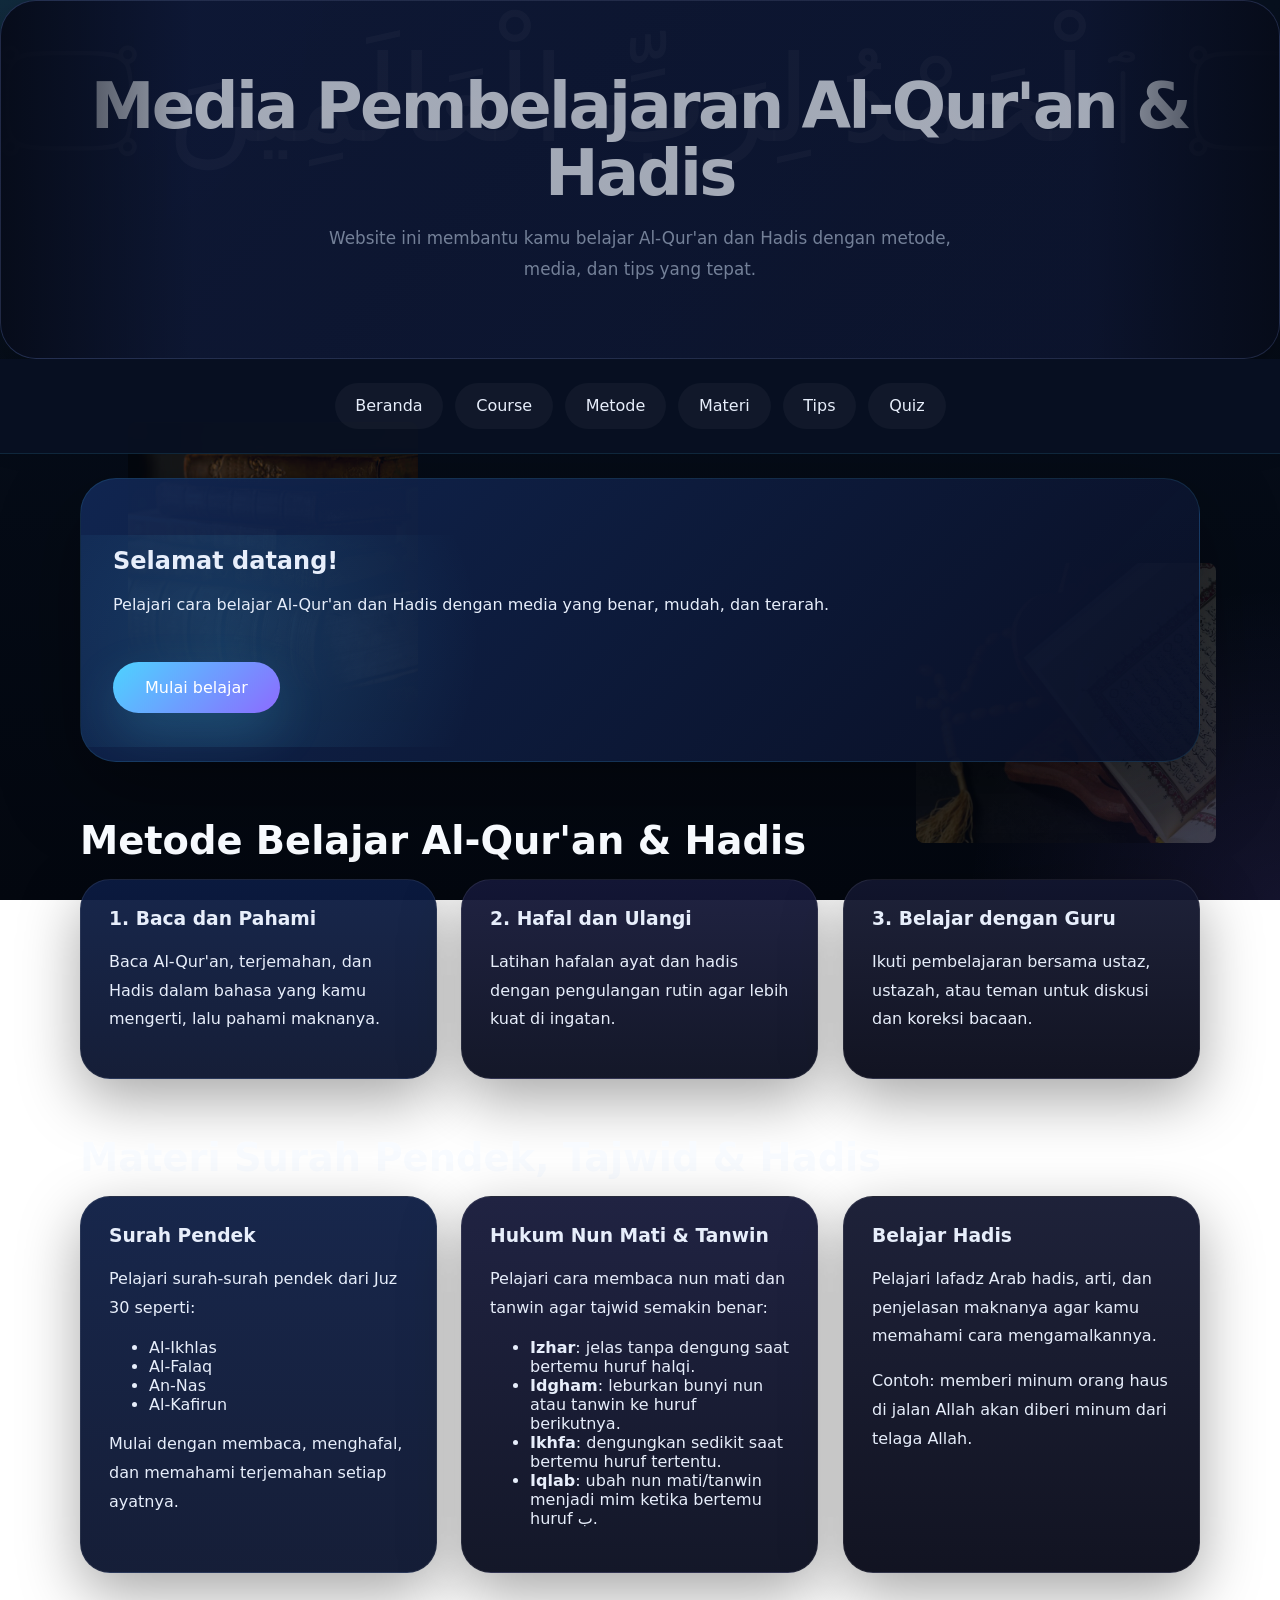
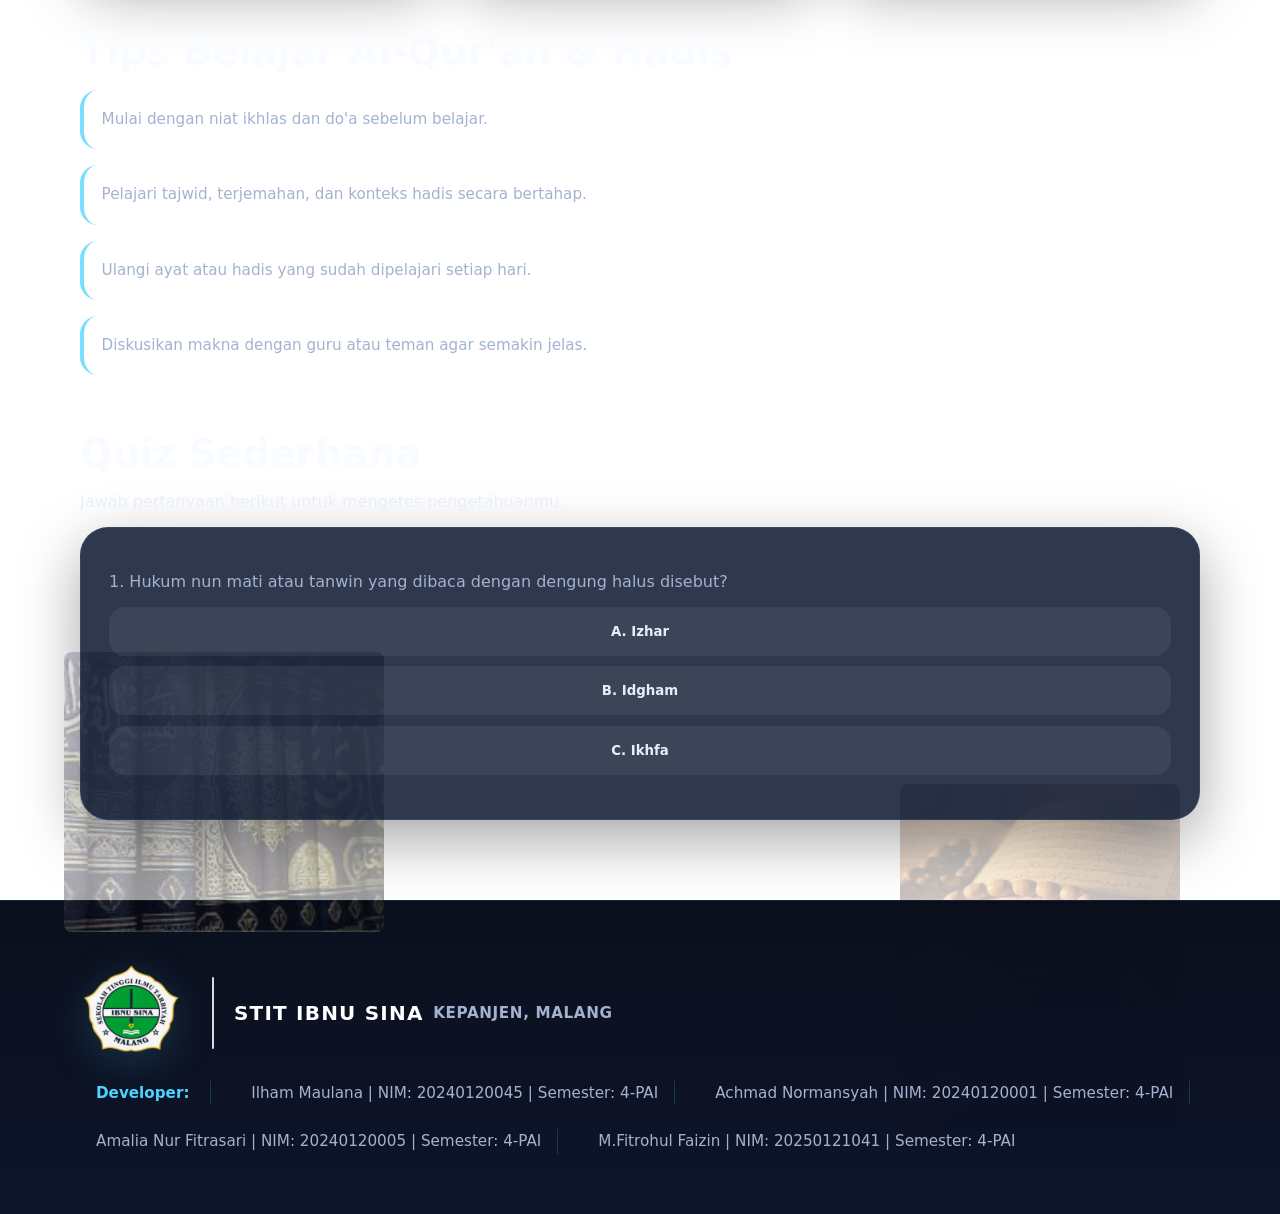
<file: index.html>
<!DOCTYPE html>
<html lang="id">
<head>
  <meta charset="UTF-8">
  <meta name="viewport" content="width=device-width, initial-scale=1.0">
    <title>Media Pembelajaran Al-Qur'an & Hadis</title>
    <link rel="stylesheet" href="styles.css">
  </head>
<body>
  <header class="site-header">
    <div class="container">
      <h1>Media Pembelajaran Al-Qur'an & Hadis</h1>
      <p>Website ini membantu kamu belajar Al-Qur'an dan Hadis dengan metode, media, dan tips yang tepat.</p>
    </div>
  </header>

  <nav class="site-nav">
    <div class="container">
      <a href="index.html">Beranda</a>
      <a href="course.html">Course</a>
      <a href="metode.html">Metode</a>
      <a href="materi.html">Materi</a>
      <a href="tips.html">Tips</a>
      <a href="quiz.html">Quiz</a>
    </div>
  </nav>

  <main class="container">
    <section id="home" class="hero">
      <h2>Selamat datang!</h2>
      <p>Pelajari cara belajar Al-Qur'an dan Hadis dengan media yang benar, mudah, dan terarah.</p>
      <a class="button" href="course.html">Mulai belajar</a>
    </section>


    <section id="metode" class="content-section">
      <h2>Metode Belajar Al-Qur'an & Hadis</h2>
      <div class="cards">
        <article class="card">
          <h3>1. Baca dan Pahami</h3>
          <p>Baca Al-Qur'an, terjemahan, dan Hadis dalam bahasa yang kamu mengerti, lalu pahami maknanya.</p>
        </article>
        <article class="card">
          <h3>2. Hafal dan Ulangi</h3>
          <p>Latihan hafalan ayat dan hadis dengan pengulangan rutin agar lebih kuat di ingatan.</p>
        </article>
        <article class="card">
          <h3>3. Belajar dengan Guru</h3>
          <p>Ikuti pembelajaran bersama ustaz, ustazah, atau teman untuk diskusi dan koreksi bacaan.</p>
        </article>
      </div>
    </section>

    <section id="materi" class="content-section">
      <h2>Materi Surah Pendek, Tajwid & Hadis</h2>
      <div class="cards">
        <article class="card">
          <h3>Surah Pendek</h3>
          <p>Pelajari surah-surah pendek dari Juz 30 seperti:</p>
          <ul>
            <li>Al-Ikhlas</li>
            <li>Al-Falaq</li>
            <li>An-Nas</li>
            <li>Al-Kafirun</li>
          </ul>
          <p>Mulai dengan membaca, menghafal, dan memahami terjemahan setiap ayatnya.</p>
        </article>
        <article class="card">
          <h3>Hukum Nun Mati & Tanwin</h3>
          <p>Pelajari cara membaca nun mati dan tanwin agar tajwid semakin benar:</p>
          <ul>
            <li><strong>Izhar</strong>: jelas tanpa dengung saat bertemu huruf halqi.</li>
            <li><strong>Idgham</strong>: leburkan bunyi nun atau tanwin ke huruf berikutnya.</li>
            <li><strong>Ikhfa</strong>: dengungkan sedikit saat bertemu huruf tertentu.</li>
            <li><strong>Iqlab</strong>: ubah nun mati/tanwin menjadi mim ketika bertemu huruf ب.</li>
          </ul>
        </article>
        <article class="card">
          <h3>Belajar Hadis</h3>
          <p>Pelajari lafadz Arab hadis, arti, dan penjelasan maknanya agar kamu memahami cara mengamalkannya.</p>
          <p>Contoh: memberi minum orang haus di jalan Allah akan diberi minum dari telaga Allah.</p>
        </article>
      </div>
    </section>

    <section id="tips" class="content-section">
      <h2>Tips Belajar Al-Qur'an & Hadis</h2>
      <ul class="tips-list">
        <li>Mulai dengan niat ikhlas dan do'a sebelum belajar.</li>
        <li>Pelajari tajwid, terjemahan, dan konteks hadis secara bertahap.</li>
        <li>Ulangi ayat atau hadis yang sudah dipelajari setiap hari.</li>
        <li>Diskusikan makna dengan guru atau teman agar semakin jelas.</li>
      </ul>
    </section>

    <section id="quiz" class="content-section">
      <h2>Quiz Sederhana</h2>
      <p>Jawab pertanyaan berikut untuk mengetes pengetahuanmu.</p>
      <div class="quiz-card">
        <p>1. Hukum nun mati atau tanwin yang dibaca dengan dengung halus disebut?</p>
        <button onclick="checkAnswer('a')">A. Izhar</button>
        <button onclick="checkAnswer('b')">B. Idgham</button>
        <button onclick="checkAnswer('c')">C. Ikhfa</button>
        <p id="quiz-result" class="quiz-result"></p>
      </div>
    </section>
  </main>

  <footer class="site-footer">
    <div class="container">
      <div class="footer-left">
        <div class="footer-logo">
          <img src="ibnusina (1).png" alt="Logo Ibnu Sina">
        </div>
        <div class="footer-divider" aria-hidden="true"></div>
        <div class="footer-branding" aria-hidden="false">
          <span class="brand-name">STIT IBNU SINA</span>
          <span class="brand-sub">KEPANJEN, MALANG</span>
        </div>
      </div>
      <div class="footer-credits">
        <p><span class="dev-label">Developer:</span></p>
        <p>Ilham Maulana | NIM: 20240120045 | Semester: 4-PAI</p>
        <p>Achmad Normansyah | NIM: 20240120001 | Semester: 4-PAI</p>
        <p>Amalia Nur Fitrasari | NIM: 20240120005 | Semester: 4-PAI</p>
        <p>M.Fitrohul Faizin | NIM: 20250121041 | Semester: 4-PAI</p>
      </div>
    </div>
  </footer>

  <script src="script.js"></script>
</body>
</html>
</file>
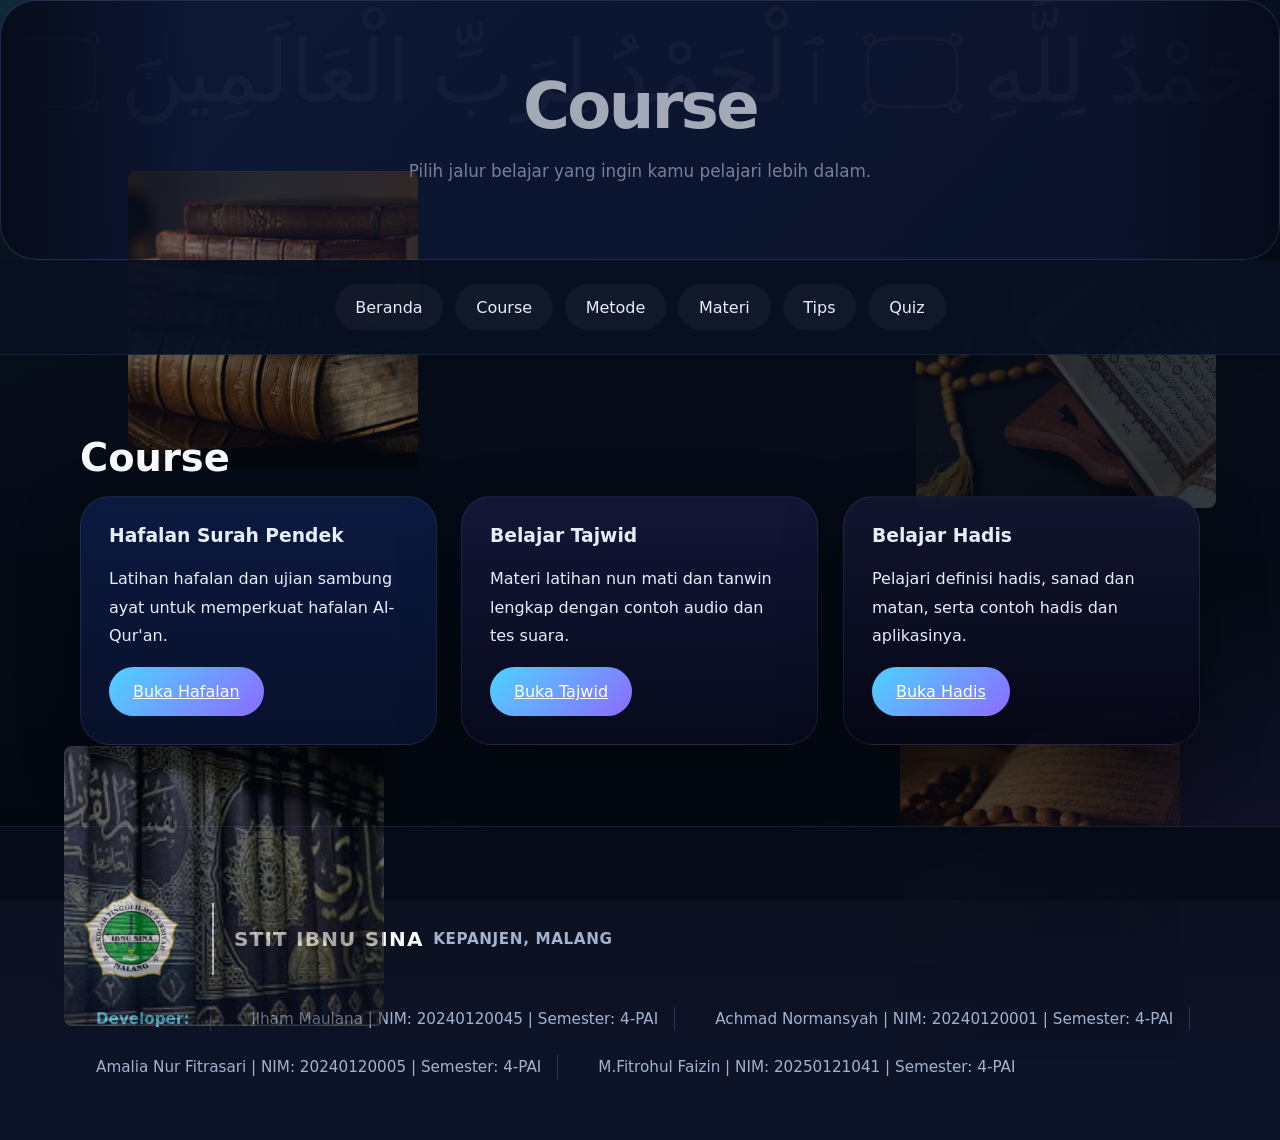
<file: course.html>
<!DOCTYPE html>
<html lang="id">
<head>
  <meta charset="UTF-8">
  <meta name="viewport" content="width=device-width, initial-scale=1.0">
  <title>Course</title>
  <link rel="stylesheet" href="styles.css">
</head>
<body>
  <header class="site-header">
    <div class="container">
      <h1>Course</h1>
      <p>Pilih jalur belajar yang ingin kamu pelajari lebih dalam.</p>
    </div>
  </header>

  <nav class="site-nav">
    <div class="container">
      <a href="index.html">Beranda</a>
      <a href="course.html">Course</a>
      <a href="metode.html">Metode</a>
      <a href="materi.html">Materi</a>
      <a href="tips.html">Tips</a>
      <a href="quiz.html">Quiz</a>
    </div>
  </nav>

  <main class="container">
    <section class="content-section">
      <h2>Course</h2>
      <div class="cards">
        <article class="card">
          <h3>Hafalan Surah Pendek</h3>
          <p>Latihan hafalan dan ujian sambung ayat untuk memperkuat hafalan Al-Qur'an.</p>
          <a class="primary-button" href="hafalan.html">Buka Hafalan</a>
        </article>
        <article class="card">
          <h3>Belajar Tajwid</h3>
          <p>Materi latihan nun mati dan tanwin lengkap dengan contoh audio dan tes suara.</p>
          <a class="primary-button" href="tajwid.html">Buka Tajwid</a>
        </article>
        <article class="card">
          <h3>Belajar Hadis</h3>
          <p>Pelajari definisi hadis, sanad dan matan, serta contoh hadis dan aplikasinya.</p>
          <a class="primary-button" href="hadist.html">Buka Hadis</a>
        </article>
      </div>
    </section>
  </main>

  <footer class="site-footer">
    <div class="container">
      <div class="footer-left">
        <div class="footer-logo">
          <img src="ibnusina (1).png" alt="Logo Ibnu Sina">
        </div>
        <div class="footer-divider" aria-hidden="true"></div>
        <div class="footer-branding" aria-hidden="false">
          <span class="brand-name">STIT IBNU SINA</span>
          <span class="brand-sub">KEPANJEN, MALANG</span>
        </div>
      </div>
      <div class="footer-credits">
        <p><span class="dev-label">Developer:</span></p>
        <p>Ilham Maulana | NIM: 20240120045 | Semester: 4-PAI</p>
        <p>Achmad Normansyah | NIM: 20240120001 | Semester: 4-PAI</p>
        <p>Amalia Nur Fitrasari | NIM: 20240120005 | Semester: 4-PAI</p>
        <p>M.Fitrohul Faizin | NIM: 20250121041 | Semester: 4-PAI</p>
      </div>
    </div>
  </footer>
  <script src="script.js"></script>
</body>
</html>
</file>
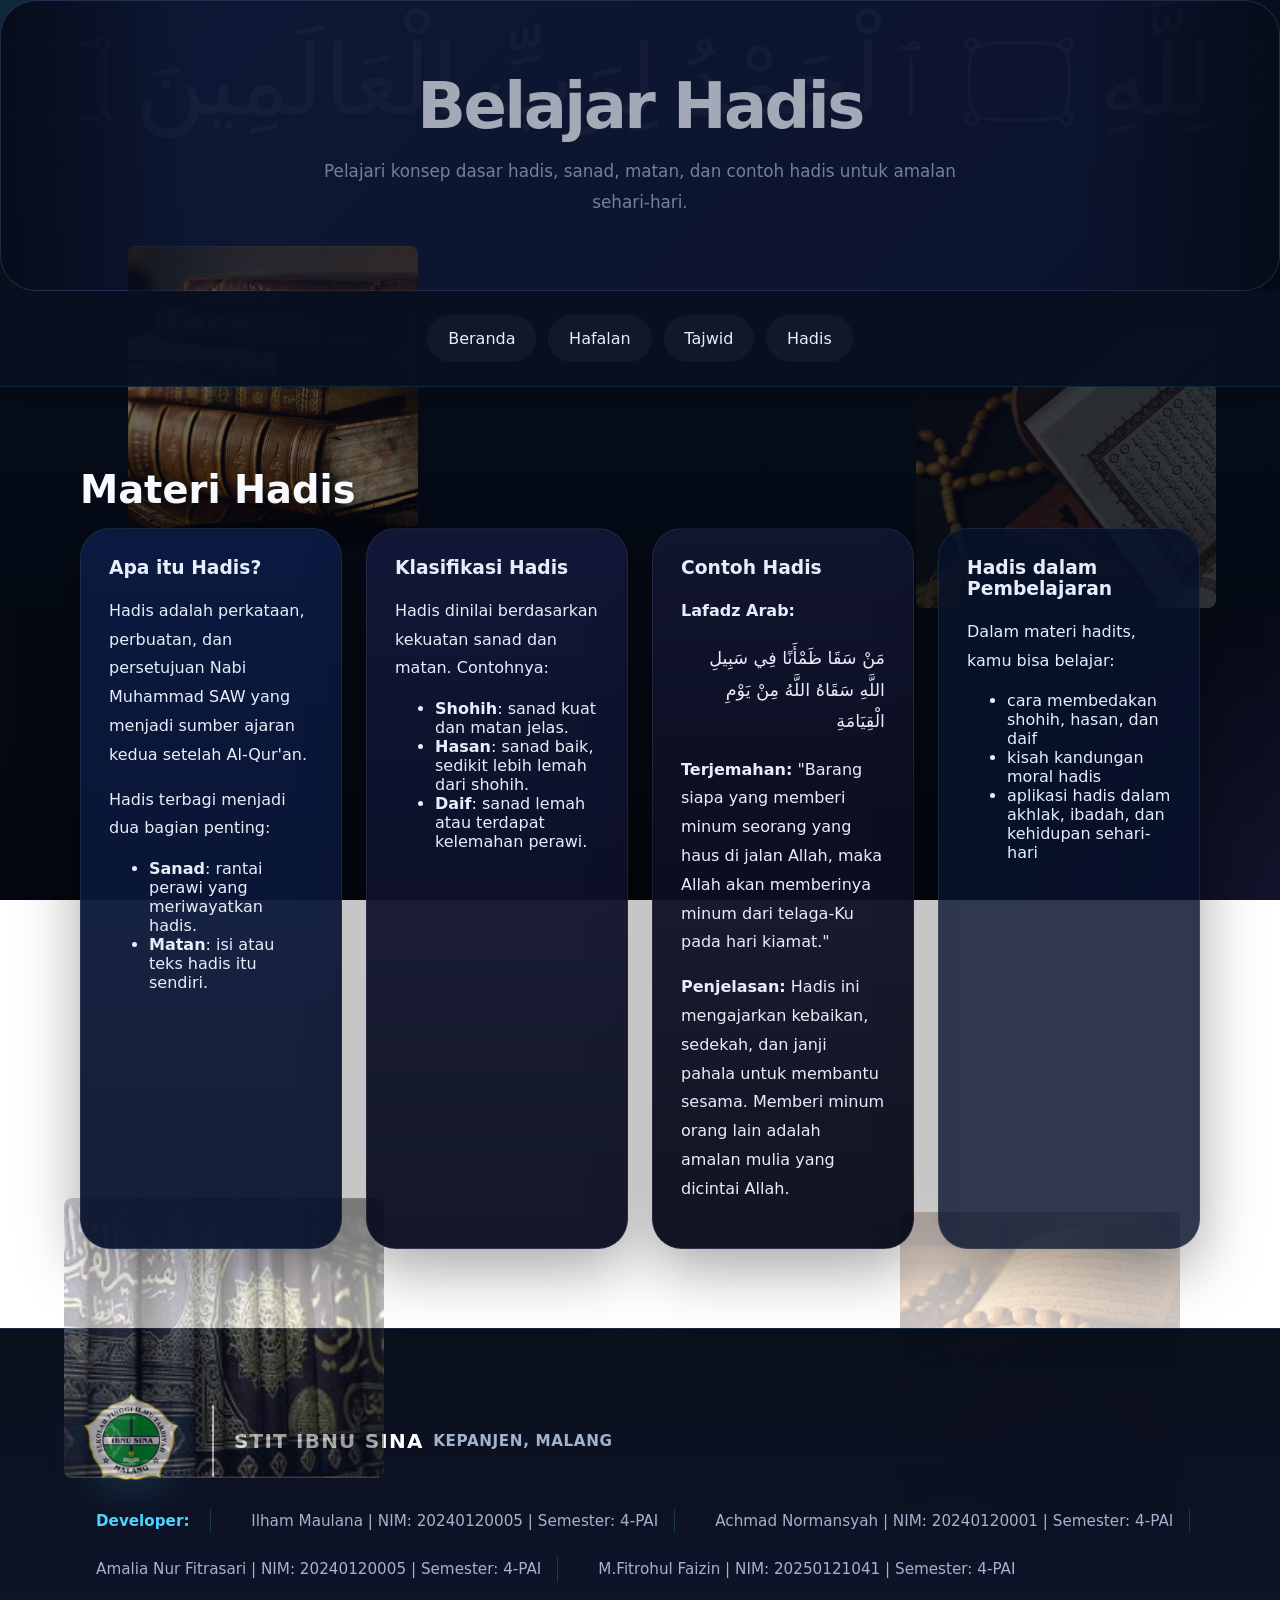
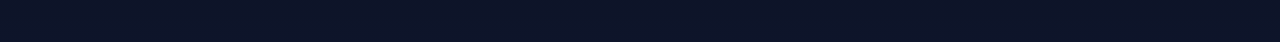
<file: hadist.html>
<!DOCTYPE html>
<html lang="id">
<head>
  <meta charset="UTF-8">
  <meta name="viewport" content="width=device-width, initial-scale=1.0">
  <title>Belajar Hadis</title>
  <link rel="stylesheet" href="styles.css">
</head>
<body>
  <header class="site-header">
    <div class="container">
      <h1>Belajar Hadis</h1>
      <p>Pelajari konsep dasar hadis, sanad, matan, dan contoh hadis untuk amalan sehari-hari.</p>
    </div>
  </header>

  <nav class="site-nav">
    <div class="container">
      <a href="index.html">Beranda</a>
      <a href="hafalan.html">Hafalan</a>
      <a href="tajwid.html">Tajwid</a>
      <a href="hadist.html">Hadis</a>
    </div>
  </nav>

  <main class="container">
    <section class="content-section">
      <h2>Materi Hadis</h2>
      <div class="cards">
        <article class="card">
          <h3>Apa itu Hadis?</h3>
          <p>Hadis adalah perkataan, perbuatan, dan persetujuan Nabi Muhammad SAW yang menjadi sumber ajaran kedua setelah Al-Qur'an.</p>
          <p>Hadis terbagi menjadi dua bagian penting:
            <ul>
              <li><strong>Sanad</strong>: rantai perawi yang meriwayatkan hadis.</li>
              <li><strong>Matan</strong>: isi atau teks hadis itu sendiri.</li>
            </ul>
          </p>
        </article>
        <article class="card">
          <h3>Klasifikasi Hadis</h3>
          <p>Hadis dinilai berdasarkan kekuatan sanad dan matan. Contohnya:</p>
          <ul>
            <li><strong>Shohih</strong>: sanad kuat dan matan jelas.</li>
            <li><strong>Hasan</strong>: sanad baik, sedikit lebih lemah dari shohih.</li>
            <li><strong>Daif</strong>: sanad lemah atau terdapat kelemahan perawi.</li>
          </ul>
        </article>
        <article class="card">
          <h3>Contoh Hadis</h3>
          <p><strong>Lafadz Arab:</strong></p>
          <p style="font-size: 1.1rem; line-height: 1.8; direction: rtl; text-align: right;">مَنْ سَقَا ظَمْأَنًا فِي سَبِيلِ اللَّهِ سَقَاهُ اللَّهُ مِنْ يَوْمِ الْقِيَامَةِ</p>
          <p><strong>Terjemahan:</strong> "Barang siapa yang memberi minum seorang yang haus di jalan Allah, maka Allah akan memberinya minum dari telaga-Ku pada hari kiamat."</p>
          <p><strong>Penjelasan:</strong> Hadis ini mengajarkan kebaikan, sedekah, dan janji pahala untuk membantu sesama. Memberi minum orang lain adalah amalan mulia yang dicintai Allah.</p>
        </article>
        <article class="card">
          <h3>Hadis dalam Pembelajaran</h3>
          <p>Dalam materi hadits, kamu bisa belajar:</p>
          <ul>
            <li>cara membedakan shohih, hasan, dan daif</li>
            <li>kisah kandungan moral hadis</li>
            <li>aplikasi hadis dalam akhlak, ibadah, dan kehidupan sehari-hari</li>
          </ul>
        </article>
      </div>
    </section>
  </main>

  <footer class="site-footer">
    <div class="container">
      <div class="footer-left">
        <div class="footer-logo">
          <img src="ibnusina (1).png" alt="Logo Ibnu Sina">
        </div>
        <div class="footer-divider" aria-hidden="true"></div>
        <div class="footer-branding" aria-hidden="false">
          <span class="brand-name">STIT IBNU SINA</span>
          <span class="brand-sub">KEPANJEN, MALANG</span>
        </div>
      </div>
      <div class="footer-credits">
        <p><span class="dev-label">Developer:</span></p>
        <p>Ilham Maulana | NIM: 20240120005 | Semester: 4-PAI</p>
        <p>Achmad Normansyah | NIM: 20240120001 | Semester: 4-PAI</p>
        <p>Amalia Nur Fitrasari | NIM: 20240120005 | Semester: 4-PAI</p>
        <p>M.Fitrohul Faizin | NIM: 20250121041 | Semester: 4-PAI</p>
      </div>
    </div>
  </footer>
  <script src="script.js"></script>
</body>
</html>
</file>
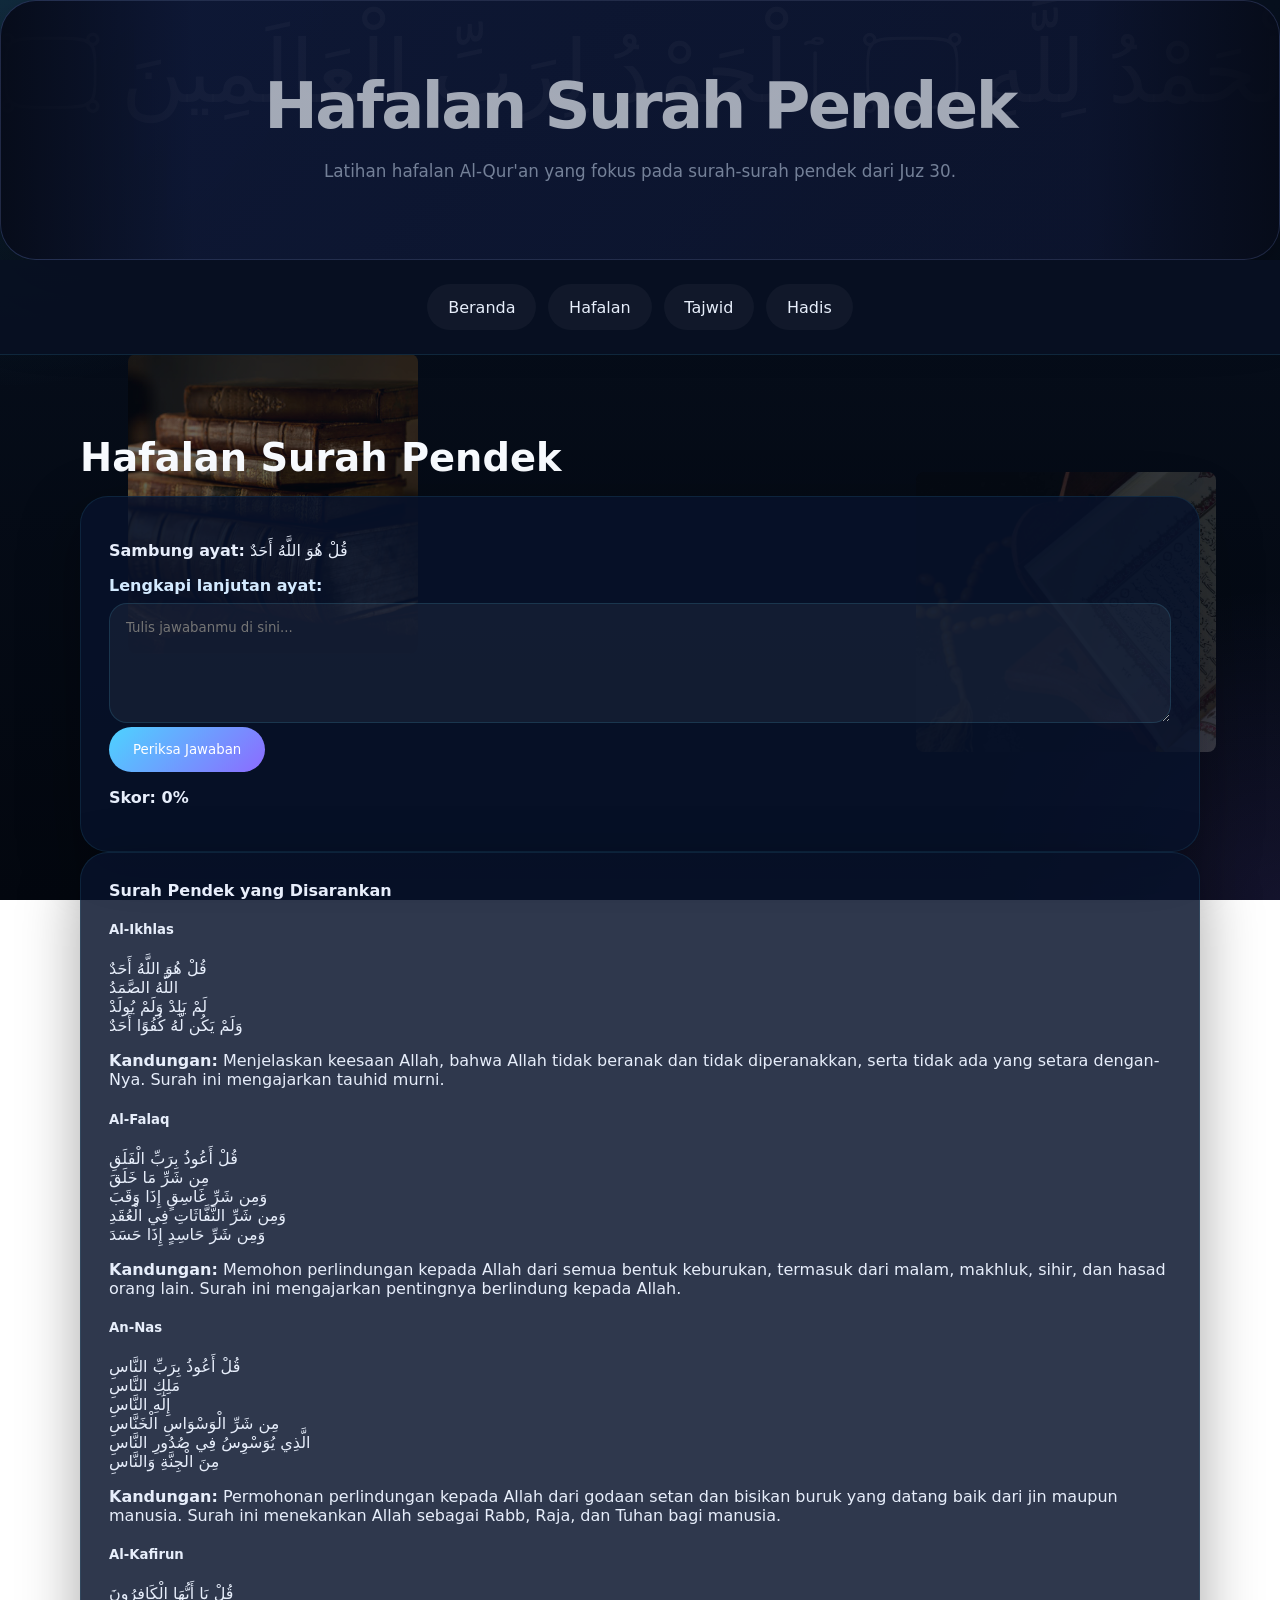
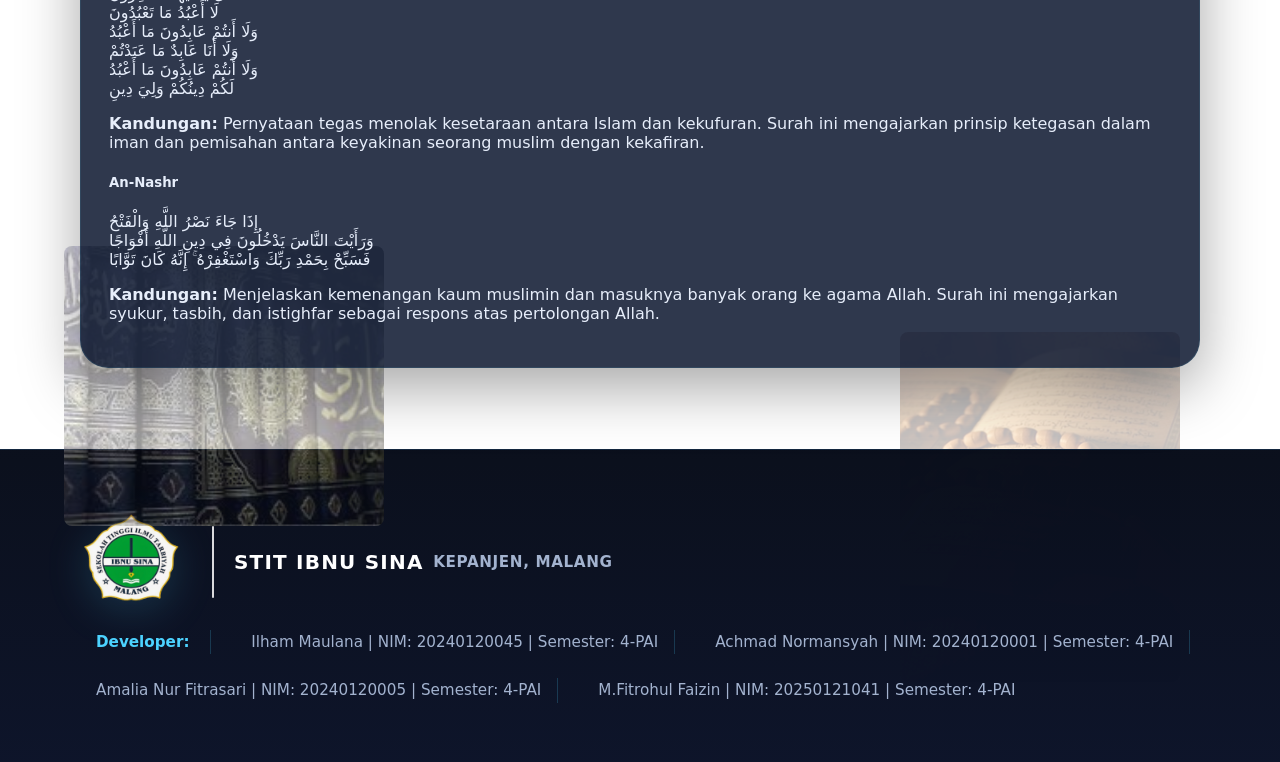
<file: hafalan.html>
<!DOCTYPE html>
<html lang="id">
<head>
  <meta charset="UTF-8">
  <meta name="viewport" content="width=device-width, initial-scale=1.0">
  <title>Hafalan Surah Pendek</title>
  <link rel="stylesheet" href="styles.css">
</head>
<body>
  <header class="site-header">
    <div class="container">
      <h1>Hafalan Surah Pendek</h1>
      <p>Latihan hafalan Al-Qur'an yang fokus pada surah-surah pendek dari Juz 30.</p>
    </div>
  </header>

  <nav class="site-nav">
    <div class="container">
      <a href="index.html">Beranda</a>
      <a href="hafalan.html">Hafalan</a>
      <a href="tajwid.html">Tajwid</a>
      <a href="hadist.html">Hadis</a>
    </div>
  </nav>

  <main class="container">
    <section class="content-section">
      <h2>Hafalan Surah Pendek</h2>
      <div class="course-card">
        <p class="exercise"><strong>Sambung ayat:</strong> <span>قُلْ هُوَ اللَّهُ أَحَدٌ</span></p>
        <label for="hafalan-answer">Lengkapi lanjutan ayat:</label>
        <textarea id="hafalan-answer" rows="4" placeholder="Tulis jawabanmu di sini..."></textarea>
        <button class="primary-button" onclick="checkHafalan()">Periksa Jawaban</button>
        <p id="hafalan-result" class="result-text"></p>
        <p class="score-text">Skor: <span id="hafalan-score">0</span>%</p>
      </div>
      <div class="course-card">
        <h4>Surah Pendek yang Disarankan</h4>
        <article>
          <h5>Al-Ikhlas</h5>
          <p>قُلْ هُوَ اللَّهُ أَحَدٌ<br>
          اللَّهُ الصَّمَدُ<br>
          لَمْ يَلِدْ وَلَمْ يُولَدْ<br>
          وَلَمْ يَكُن لَّهُ كُفُوًا أَحَدٌ</p>
          <p><strong>Kandungan:</strong> Menjelaskan keesaan Allah, bahwa Allah tidak beranak dan tidak diperanakkan, serta tidak ada yang setara dengan-Nya. Surah ini mengajarkan tauhid murni.</p>
        </article>
        <article>
          <h5>Al-Falaq</h5>
          <p>قُلْ أَعُوذُ بِرَبِّ الْفَلَقِ<br>
          مِن شَرِّ مَا خَلَقَ<br>
          وَمِن شَرِّ غَاسِقٍ إِذَا وَقَبَ<br>
          وَمِن شَرِّ النَّفَّاثَاتِ فِي الْعُقَدِ<br>
          وَمِن شَرِّ حَاسِدٍ إِذَا حَسَدَ</p>
          <p><strong>Kandungan:</strong> Memohon perlindungan kepada Allah dari semua bentuk keburukan, termasuk dari malam, makhluk, sihir, dan hasad orang lain. Surah ini mengajarkan pentingnya berlindung kepada Allah.</p>
        </article>
        <article>
          <h5>An-Nas</h5>
          <p>قُلْ أَعُوذُ بِرَبِّ النَّاسِ<br>
          مَلِكِ النَّاسِ<br>
          إِلَٰهِ النَّاسِ<br>
          مِن شَرِّ الْوَسْوَاسِ الْخَنَّاسِ<br>
          الَّذِي يُوَسْوِسُ فِي صُدُورِ النَّاسِ<br>
          مِنَ الْجِنَّةِ وَالنَّاسِ</p>
          <p><strong>Kandungan:</strong> Permohonan perlindungan kepada Allah dari godaan setan dan bisikan buruk yang datang baik dari jin maupun manusia. Surah ini menekankan Allah sebagai Rabb, Raja, dan Tuhan bagi manusia.</p>
        </article>
        <article>
          <h5>Al-Kafirun</h5>
          <p>قُلْ يَا أَيُّهَا الْكَافِرُونَ<br>
          لَا أَعْبُدُ مَا تَعْبُدُونَ<br>
          وَلَا أَنتُمْ عَابِدُونَ مَا أَعْبُدُ<br>
          وَلَا أَنَا عَابِدٌ مَا عَبَدْتُمْ<br>
          وَلَا أَنتُمْ عَابِدُونَ مَا أَعْبُدُ<br>
          لَكُمْ دِينُكُمْ وَلِيَ دِينِ</p>
          <p><strong>Kandungan:</strong> Pernyataan tegas menolak kesetaraan antara Islam dan kekufuran. Surah ini mengajarkan prinsip ketegasan dalam iman dan pemisahan antara keyakinan seorang muslim dengan kekafiran.</p>
        </article>
        <article>
          <h5>An-Nashr</h5>
          <p>إِذَا جَاءَ نَصْرُ اللَّهِ وَالْفَتْحُ<br>
          وَرَأَيْتَ النَّاسَ يَدْخُلُونَ فِي دِينِ اللَّهِ أَفْوَاجًا<br>
          فَسَبِّحْ بِحَمْدِ رَبِّكَ وَاسْتَغْفِرْهُ ۚ إِنَّهُ كَانَ تَوَّابًا</p>
          <p><strong>Kandungan:</strong> Menjelaskan kemenangan kaum muslimin dan masuknya banyak orang ke agama Allah. Surah ini mengajarkan syukur, tasbih, dan istighfar sebagai respons atas pertolongan Allah.</p>
        </article>
      </div>
    </section>
  </main>

  <footer class="site-footer">
    <div class="container">
      <div class="footer-left">
        <div class="footer-logo">
          <img src="ibnusina (1).png" alt="Logo Ibnu Sina">
        </div>
        <div class="footer-divider" aria-hidden="true"></div>
        <div class="footer-branding" aria-hidden="false">
          <span class="brand-name">STIT IBNU SINA</span>
          <span class="brand-sub">KEPANJEN, MALANG</span>
        </div>
      </div>
      <div class="footer-credits">
        <p><span class="dev-label">Developer:</span></p>
        <p>Ilham Maulana | NIM: 20240120045 | Semester: 4-PAI</p>
        <p>Achmad Normansyah | NIM: 20240120001 | Semester: 4-PAI</p>
        <p>Amalia Nur Fitrasari | NIM: 20240120005 | Semester: 4-PAI</p>
        <p>M.Fitrohul Faizin | NIM: 20250121041 | Semester: 4-PAI</p>
      </div>
    </div>
  </footer>

  <script src="script.js"></script>
</body>
</html>
</file>
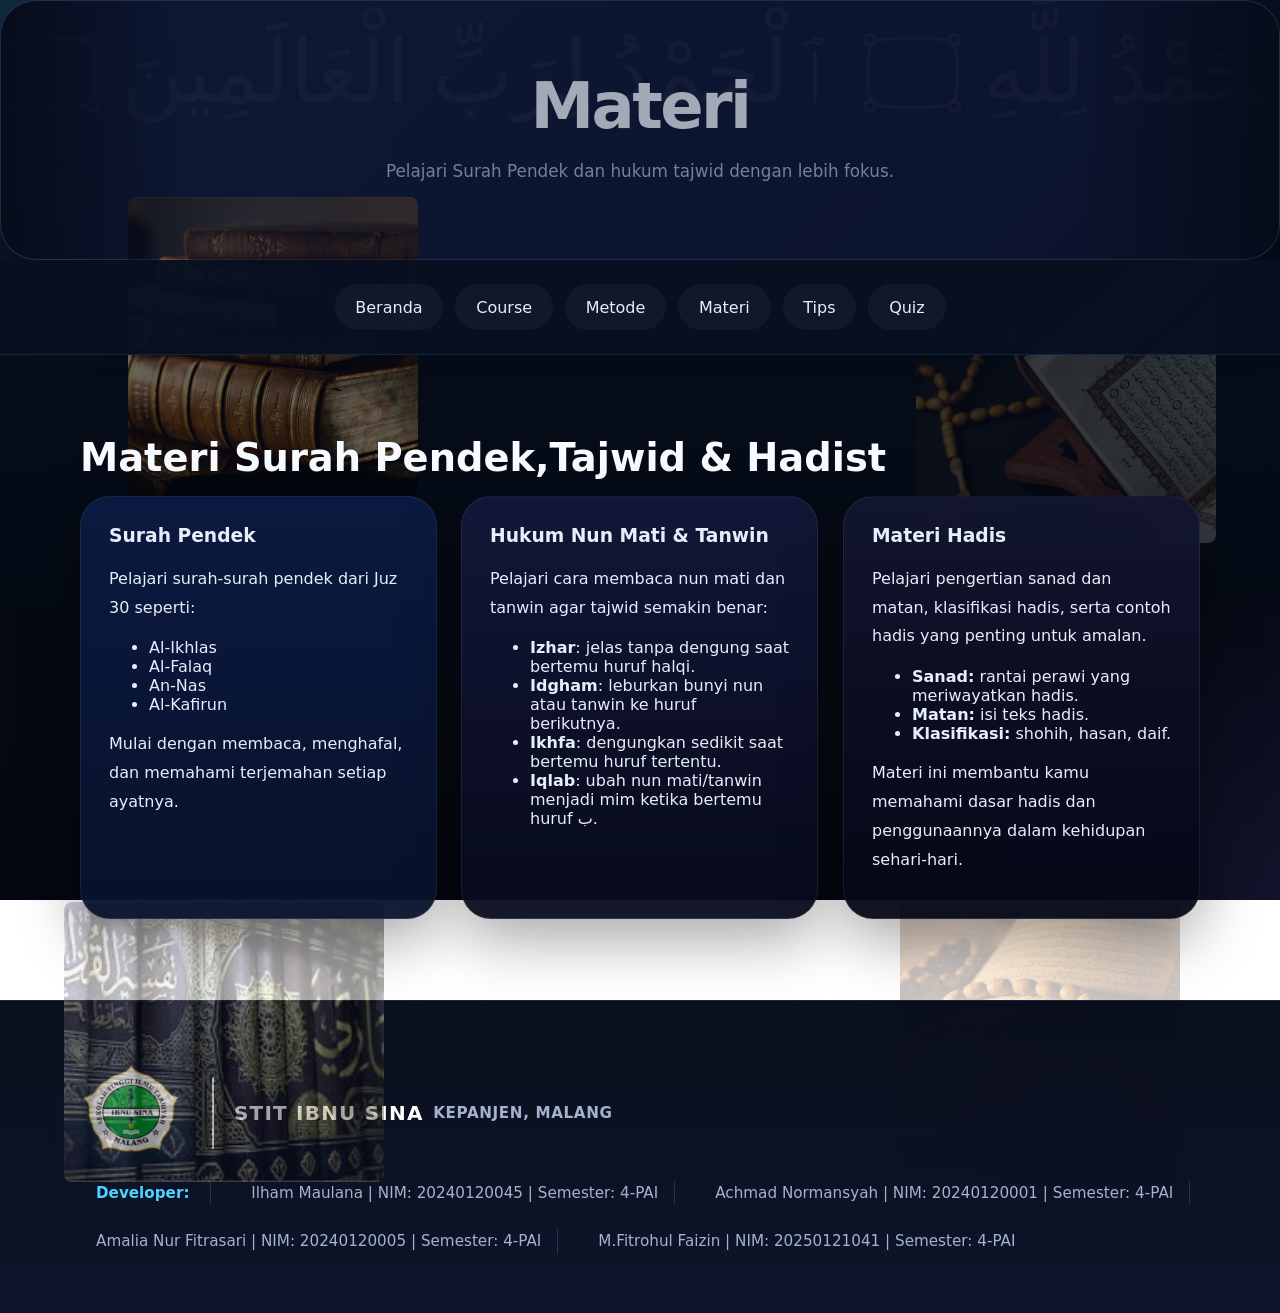
<file: materi.html>
<!DOCTYPE html>
<html lang="id">
<head>
  <meta charset="UTF-8">
  <meta name="viewport" content="width=device-width, initial-scale=1.0">
  <title>Materi</title>
  <link rel="stylesheet" href="styles.css">
</head>
<body>
  <header class="site-header">
    <div class="container">
      <h1>Materi</h1>
      <p>Pelajari Surah Pendek dan hukum tajwid dengan lebih fokus.</p>
    </div>
  </header>

  <nav class="site-nav">
    <div class="container">
      <a href="index.html">Beranda</a>
      <a href="course.html">Course</a>
      <a href="metode.html">Metode</a>
      <a href="materi.html">Materi</a>
      <a href="tips.html">Tips</a>
      <a href="quiz.html">Quiz</a>
    </div>
  </nav>

  <main class="container">
    <section class="content-section">
      <h2>Materi Surah Pendek,Tajwid & Hadist</h2>
      <div class="cards">
        <article class="card">
          <h3>Surah Pendek</h3>
          <p>Pelajari surah-surah pendek dari Juz 30 seperti:</p>
          <ul>
            <li>Al-Ikhlas</li>
            <li>Al-Falaq</li>
            <li>An-Nas</li>
            <li>Al-Kafirun</li>
          </ul>
          <p>Mulai dengan membaca, menghafal, dan memahami terjemahan setiap ayatnya.</p>
        </article>
        <article class="card">
          <h3>Hukum Nun Mati & Tanwin</h3>
          <p>Pelajari cara membaca nun mati dan tanwin agar tajwid semakin benar:</p>
          <ul>
            <li><strong>Izhar</strong>: jelas tanpa dengung saat bertemu huruf halqi.</li>
            <li><strong>Idgham</strong>: leburkan bunyi nun atau tanwin ke huruf berikutnya.</li>
            <li><strong>Ikhfa</strong>: dengungkan sedikit saat bertemu huruf tertentu.</li>
            <li><strong>Iqlab</strong>: ubah nun mati/tanwin menjadi mim ketika bertemu huruf ب.</li>
          </ul>
        </article>
        <article class="card">
          <h3>Materi Hadis</h3>
          <p>Pelajari pengertian sanad dan matan, klasifikasi hadis, serta contoh hadis yang penting untuk amalan.</p>
          <ul>
            <li><strong>Sanad:</strong> rantai perawi yang meriwayatkan hadis.</li>
            <li><strong>Matan:</strong> isi teks hadis.</li>
            <li><strong>Klasifikasi:</strong> shohih, hasan, daif.</li>
          </ul>
          <p>Materi ini membantu kamu memahami dasar hadis dan penggunaannya dalam kehidupan sehari-hari.</p>
        </article>
      </div>
    </section>
  </main>

  <footer class="site-footer">
    <div class="container">
      <div class="footer-left">
        <div class="footer-logo">
          <img src="ibnusina (1).png" alt="Logo Ibnu Sina">
        </div>
        <div class="footer-divider" aria-hidden="true"></div>
        <div class="footer-branding" aria-hidden="false">
          <span class="brand-name">STIT IBNU SINA</span>
          <span class="brand-sub">KEPANJEN, MALANG</span>
        </div>
      </div>
      <div class="footer-credits">
        <p><span class="dev-label">Developer:</span></p>
      <p>Ilham Maulana | NIM: 20240120045 | Semester: 4-PAI</p>
        <p>Achmad Normansyah | NIM: 20240120001 | Semester: 4-PAI</p>
        <p>Amalia Nur Fitrasari | NIM: 20240120005 | Semester: 4-PAI</p>
        <p>M.Fitrohul Faizin | NIM: 20250121041 | Semester: 4-PAI</p>
      </div>
    </div>
  </footer>
  <script src="script.js"></script>
</body>
</html>
</file>
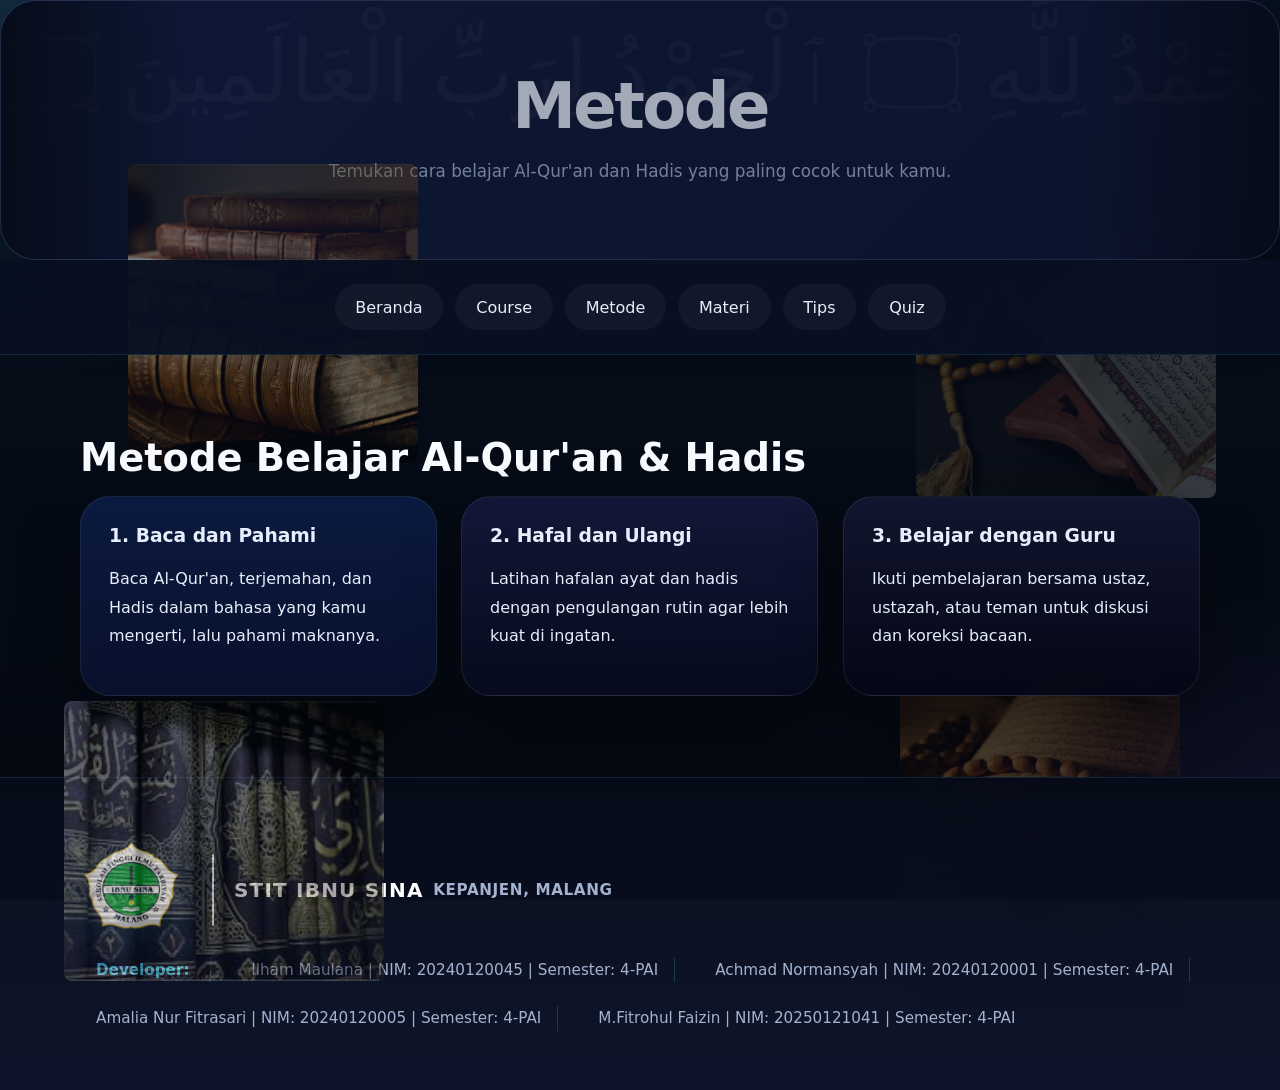
<file: metode.html>
<!DOCTYPE html>
<html lang="id">
<head>
  <meta charset="UTF-8">
  <meta name="viewport" content="width=device-width, initial-scale=1.0">
  <title>Metode</title>
  <link rel="stylesheet" href="styles.css">
</head>
<body>
  <header class="site-header">
    <div class="container">
      <h1>Metode</h1>
      <p>Temukan cara belajar Al-Qur'an dan Hadis yang paling cocok untuk kamu.</p>
    </div>
  </header>

  <nav class="site-nav">
    <div class="container">
      <a href="index.html">Beranda</a>
      <a href="course.html">Course</a>
      <a href="metode.html">Metode</a>
      <a href="materi.html">Materi</a>
      <a href="tips.html">Tips</a>
      <a href="quiz.html">Quiz</a>
    </div>
  </nav>

  <main class="container">
    <section class="content-section">
      <h2>Metode Belajar Al-Qur'an & Hadis</h2>
      <div class="cards">
        <article class="card">
          <h3>1. Baca dan Pahami</h3>
          <p>Baca Al-Qur'an, terjemahan, dan Hadis dalam bahasa yang kamu mengerti, lalu pahami maknanya.</p>
        </article>
        <article class="card">
          <h3>2. Hafal dan Ulangi</h3>
          <p>Latihan hafalan ayat dan hadis dengan pengulangan rutin agar lebih kuat di ingatan.</p>
        </article>
        <article class="card">
          <h3>3. Belajar dengan Guru</h3>
          <p>Ikuti pembelajaran bersama ustaz, ustazah, atau teman untuk diskusi dan koreksi bacaan.</p>
        </article>
      </div>
    </section>
  </main>

  <footer class="site-footer">
    <div class="container">
      <div class="footer-left">
        <div class="footer-logo">
          <img src="ibnusina (1).png" alt="Logo Ibnu Sina">
        </div>
        <div class="footer-divider" aria-hidden="true"></div>
        <div class="footer-branding" aria-hidden="false">
          <span class="brand-name">STIT IBNU SINA</span>
          <span class="brand-sub">KEPANJEN, MALANG</span>
        </div>
      </div>
      <div class="footer-credits">
        <p><span class="dev-label">Developer:</span></p>
        <p>Ilham Maulana | NIM: 20240120045 | Semester: 4-PAI</p>
        <p>Achmad Normansyah | NIM: 20240120001 | Semester: 4-PAI</p>
        <p>Amalia Nur Fitrasari | NIM: 20240120005 | Semester: 4-PAI</p>
        <p>M.Fitrohul Faizin | NIM: 20250121041 | Semester: 4-PAI</p>
      </div>
    </div>
  </footer>
  <script src="script.js"></script>
</body>
</html>
</file>
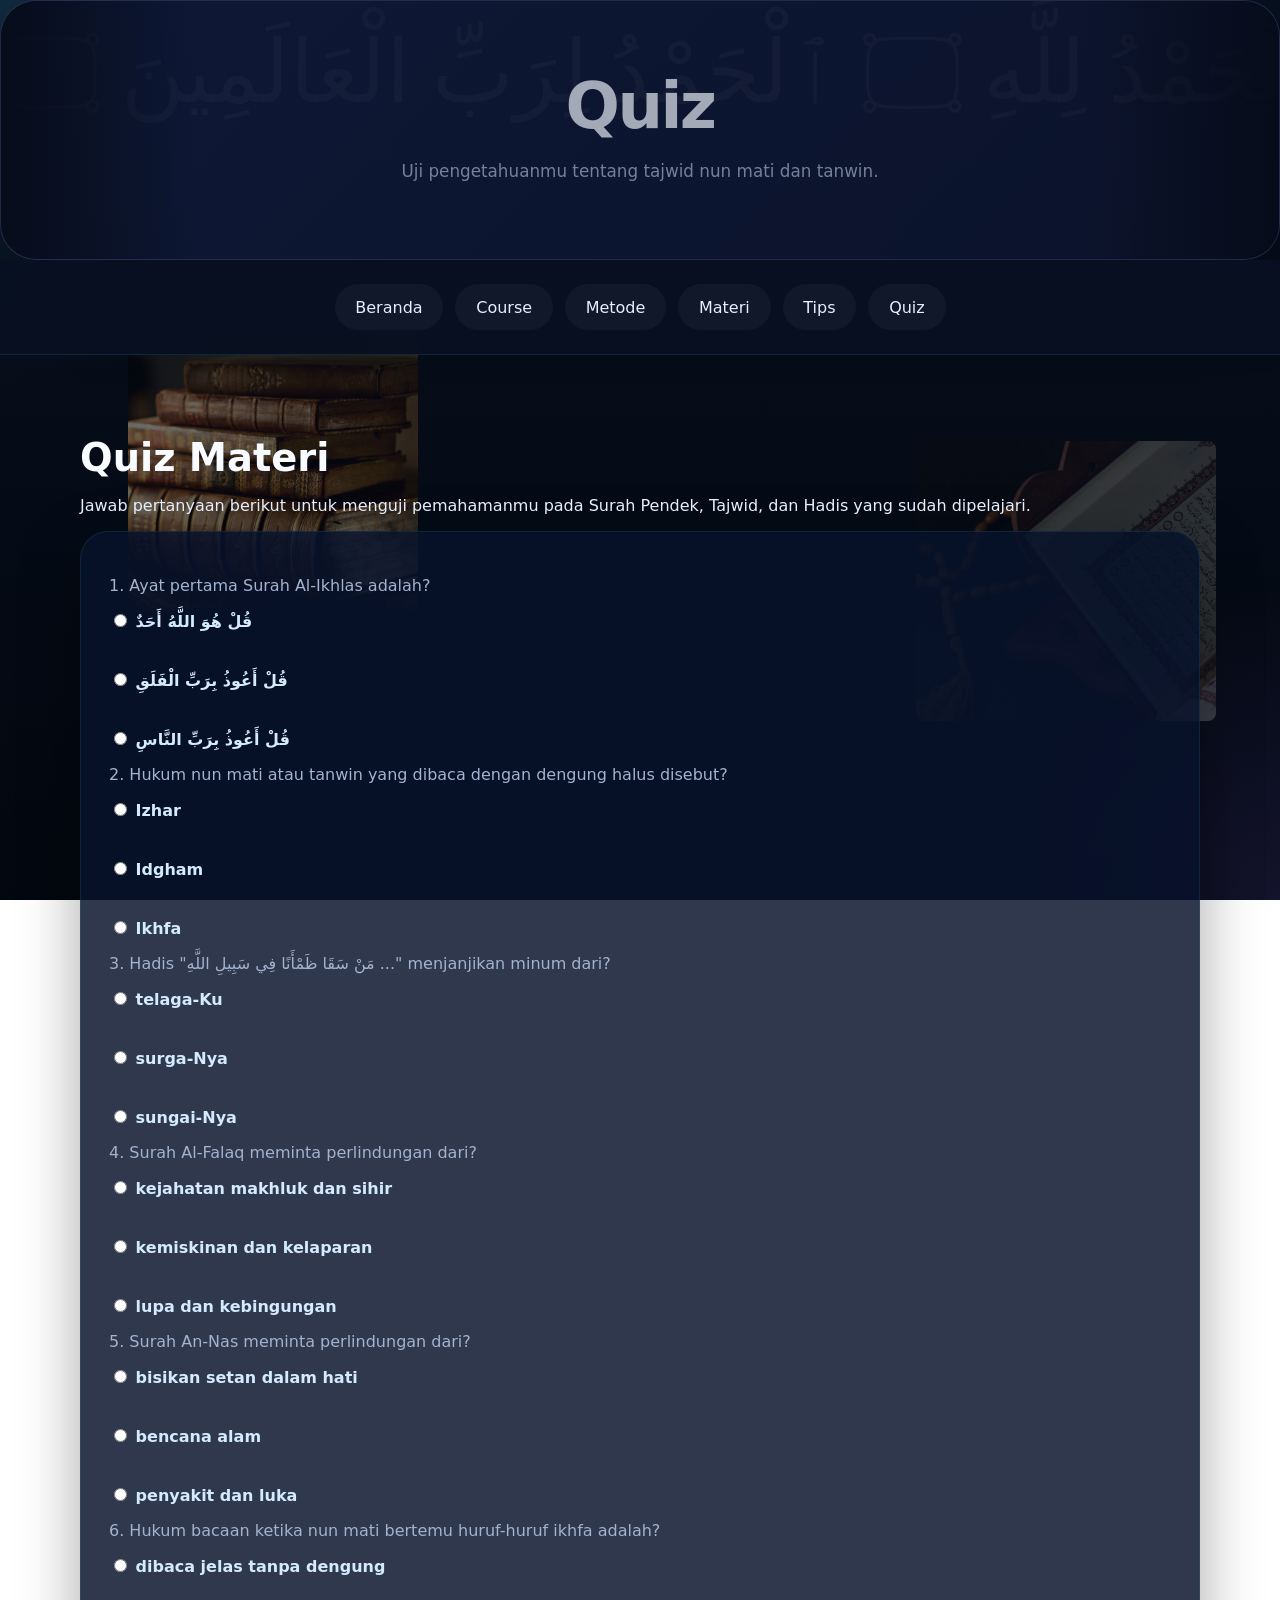
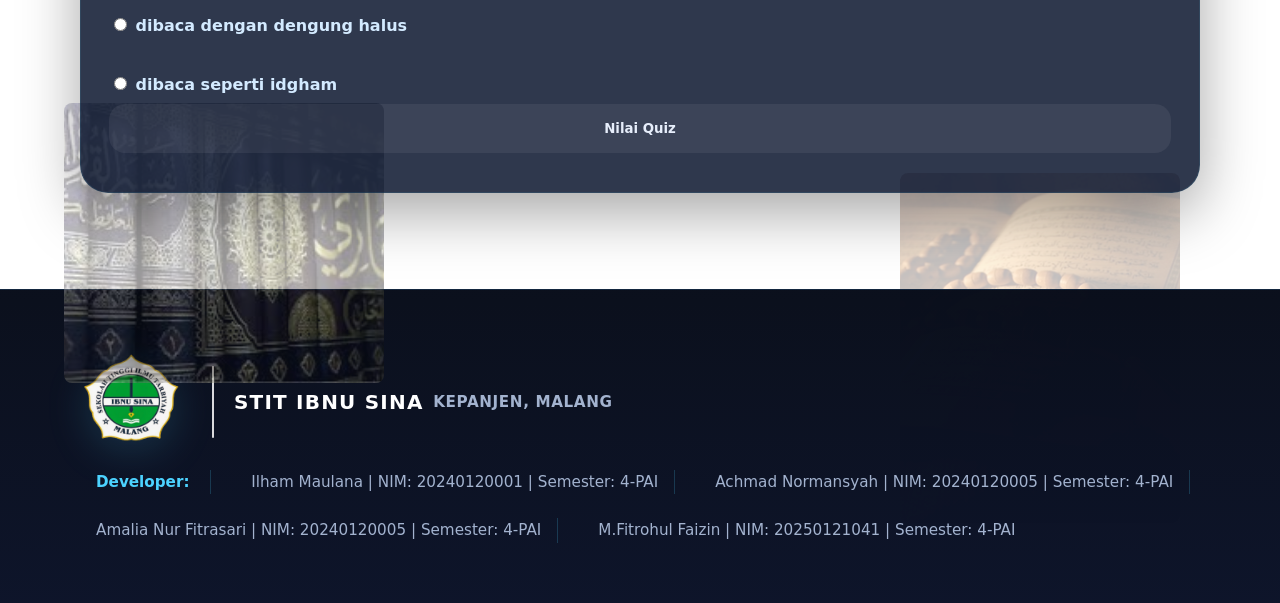
<file: quiz.html>
<!DOCTYPE html>
<html lang="id">
<head>
  <meta charset="UTF-8">
  <meta name="viewport" content="width=device-width, initial-scale=1.0">
  <title>Quiz</title>
  <link rel="stylesheet" href="styles.css">
</head>
<body>
  <header class="site-header">
    <div class="container">
      <h1>Quiz</h1>
      <p>Uji pengetahuanmu tentang tajwid nun mati dan tanwin.</p>
    </div>
  </header>

  <nav class="site-nav">
    <div class="container">
      <a href="index.html">Beranda</a>
      <a href="course.html">Course</a>
      <a href="metode.html">Metode</a>
      <a href="materi.html">Materi</a>
      <a href="tips.html">Tips</a>
      <a href="quiz.html">Quiz</a>
    </div>
  </nav>

  <main class="container">
    <section class="content-section">
      <h2>Quiz Materi</h2>
      <p>Jawab pertanyaan berikut untuk menguji pemahamanmu pada Surah Pendek, Tajwid, dan Hadis yang sudah dipelajari.</p>
      <form id="quiz-form" class="quiz-card">
        <div class="quiz-question">
          <p>1. Ayat pertama Surah Al-Ikhlas adalah?</p>
          <label><input type="radio" name="q1" value="a"> قُلْ هُوَ اللَّهُ أَحَدٌ</label><br>
          <label><input type="radio" name="q1" value="b"> قُلْ أَعُوذُ بِرَبِّ الْفَلَقِ</label><br>
          <label><input type="radio" name="q1" value="c"> قُلْ أَعُوذُ بِرَبِّ النَّاسِ</label>
        </div>
        <div class="quiz-question">
          <p>2. Hukum nun mati atau tanwin yang dibaca dengan dengung halus disebut?</p>
          <label><input type="radio" name="q2" value="a"> Izhar</label><br>
          <label><input type="radio" name="q2" value="b"> Idgham</label><br>
          <label><input type="radio" name="q2" value="c"> Ikhfa</label>
        </div>
        <div class="quiz-question">
          <p>3. Hadis "مَنْ سَقَا ظَمْأَنًا فِي سَبِيلِ اللَّهِ ..." menjanjikan minum dari?</p>
          <label><input type="radio" name="q3" value="a"> telaga-Ku</label><br>
          <label><input type="radio" name="q3" value="b"> surga-Nya</label><br>
          <label><input type="radio" name="q3" value="c"> sungai-Nya</label>
        </div>
        <div class="quiz-question">
          <p>4. Surah Al-Falaq meminta perlindungan dari?</p>
          <label><input type="radio" name="q4" value="a"> kejahatan makhluk dan sihir</label><br>
          <label><input type="radio" name="q4" value="b"> kemiskinan dan kelaparan</label><br>
          <label><input type="radio" name="q4" value="c"> lupa dan kebingungan</label>
        </div>
        <div class="quiz-question">
          <p>5. Surah An-Nas meminta perlindungan dari?</p>
          <label><input type="radio" name="q5" value="a"> bisikan setan dalam hati</label><br>
          <label><input type="radio" name="q5" value="b"> bencana alam</label><br>
          <label><input type="radio" name="q5" value="c"> penyakit dan luka</label>
        </div>
        <div class="quiz-question">
          <p>6. Hukum bacaan ketika nun mati bertemu huruf-huruf ikhfa adalah?</p>
          <label><input type="radio" name="q6" value="a"> dibaca jelas tanpa dengung</label><br>
          <label><input type="radio" name="q6" value="b"> dibaca dengan dengung halus</label><br>
          <label><input type="radio" name="q6" value="c"> dibaca seperti idgham</label>
        </div>
        <button type="submit" class="submit-button">Nilai Quiz</button>
      </form>
      <p id="quiz-result" class="quiz-result"></p>
      <p id="quiz-score" class="quiz-score"></p>
      <div id="quiz-explanations" class="quiz-explanations"></div>
    </section>
  </main>

  <footer class="site-footer">
    <div class="container">
      <div class="footer-left">
        <div class="footer-logo">
          <img src="ibnusina (1).png" alt="Logo Ibnu Sina">
        </div>
        <div class="footer-divider" aria-hidden="true"></div>
        <div class="footer-branding" aria-hidden="false">
          <span class="brand-name">STIT IBNU SINA</span>
          <span class="brand-sub">KEPANJEN, MALANG</span>
        </div>
      </div>
      <div class="footer-credits">
        <p><span class="dev-label">Developer:</span></p>
        <p>Ilham Maulana | NIM: 20240120001 | Semester: 4-PAI</p>
        <p>Achmad Normansyah | NIM: 20240120005 | Semester: 4-PAI</p>
        <p>Amalia Nur Fitrasari | NIM: 20240120005 | Semester: 4-PAI</p>
        <p>M.Fitrohul Faizin | NIM: 20250121041 | Semester: 4-PAI</p>
      </div>
    </div>
  </footer>

  <script src="script.js"></script>
</body>
</html>
</file>
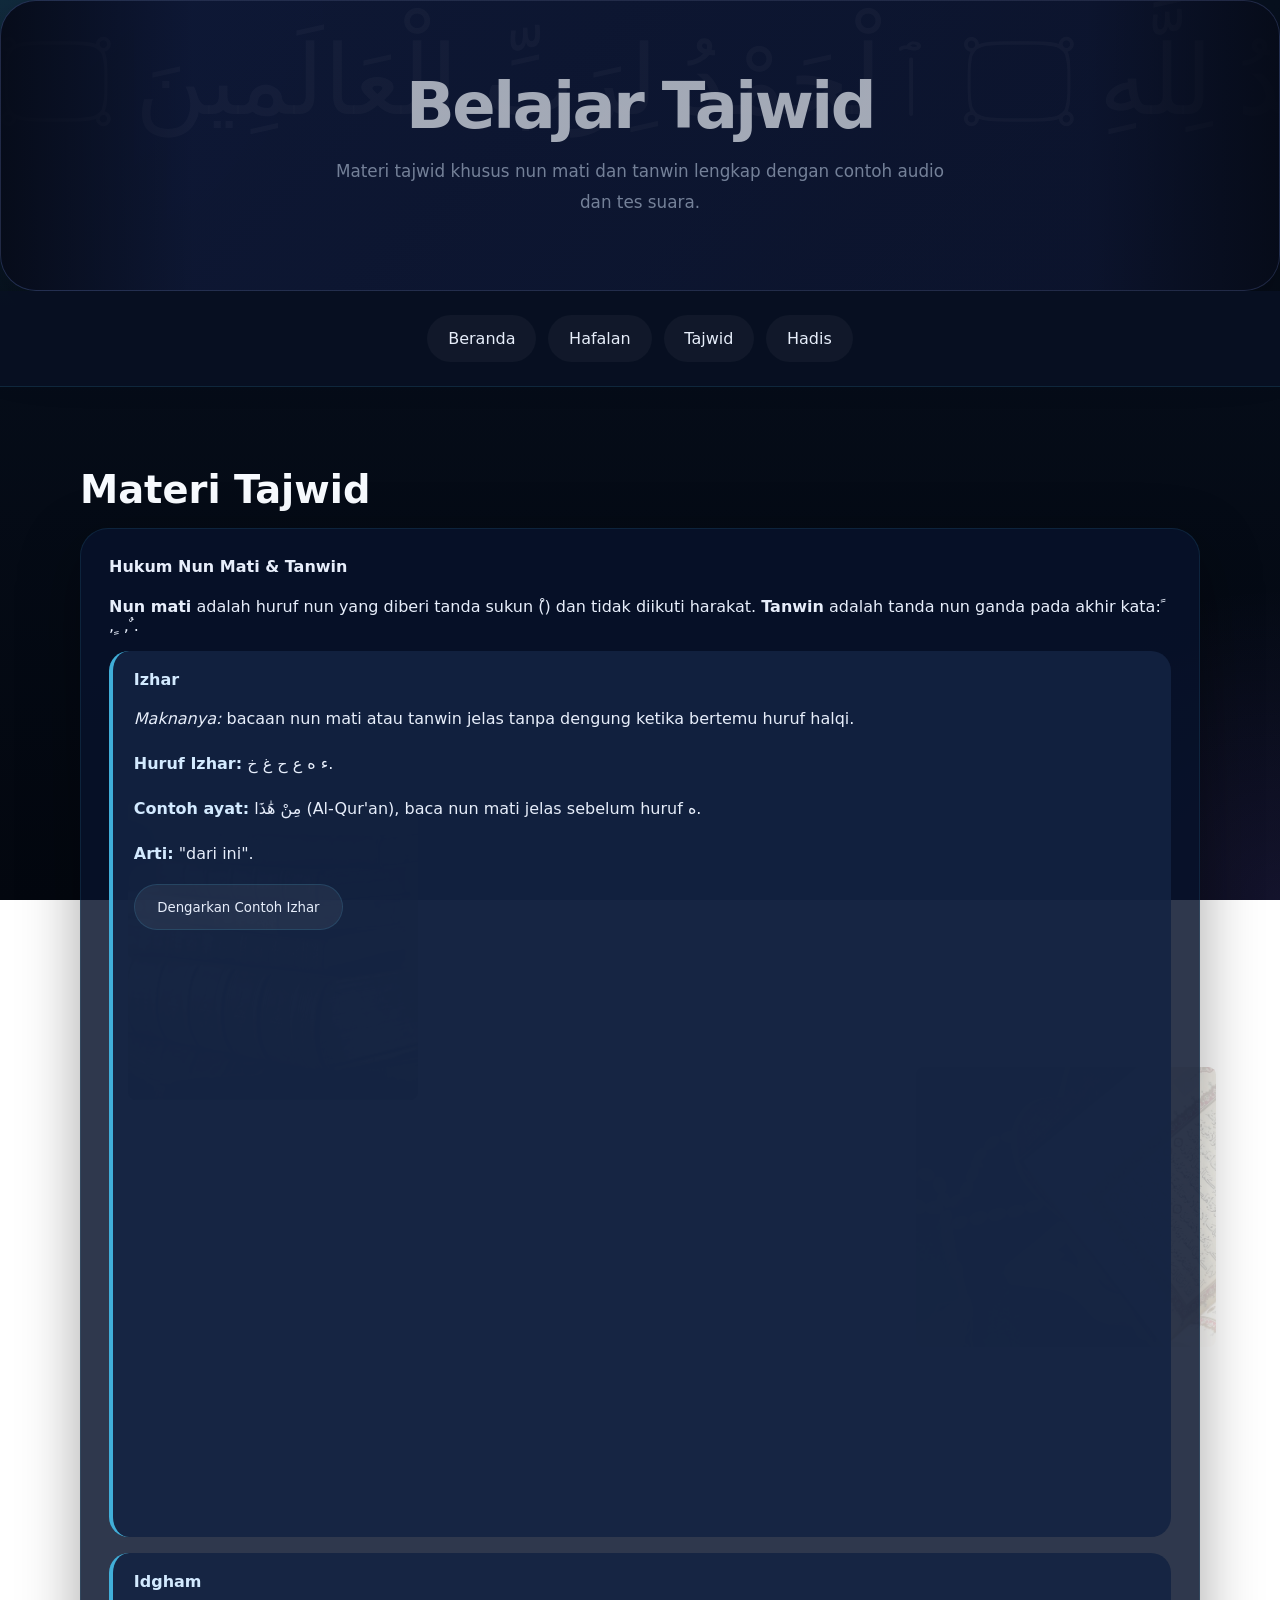
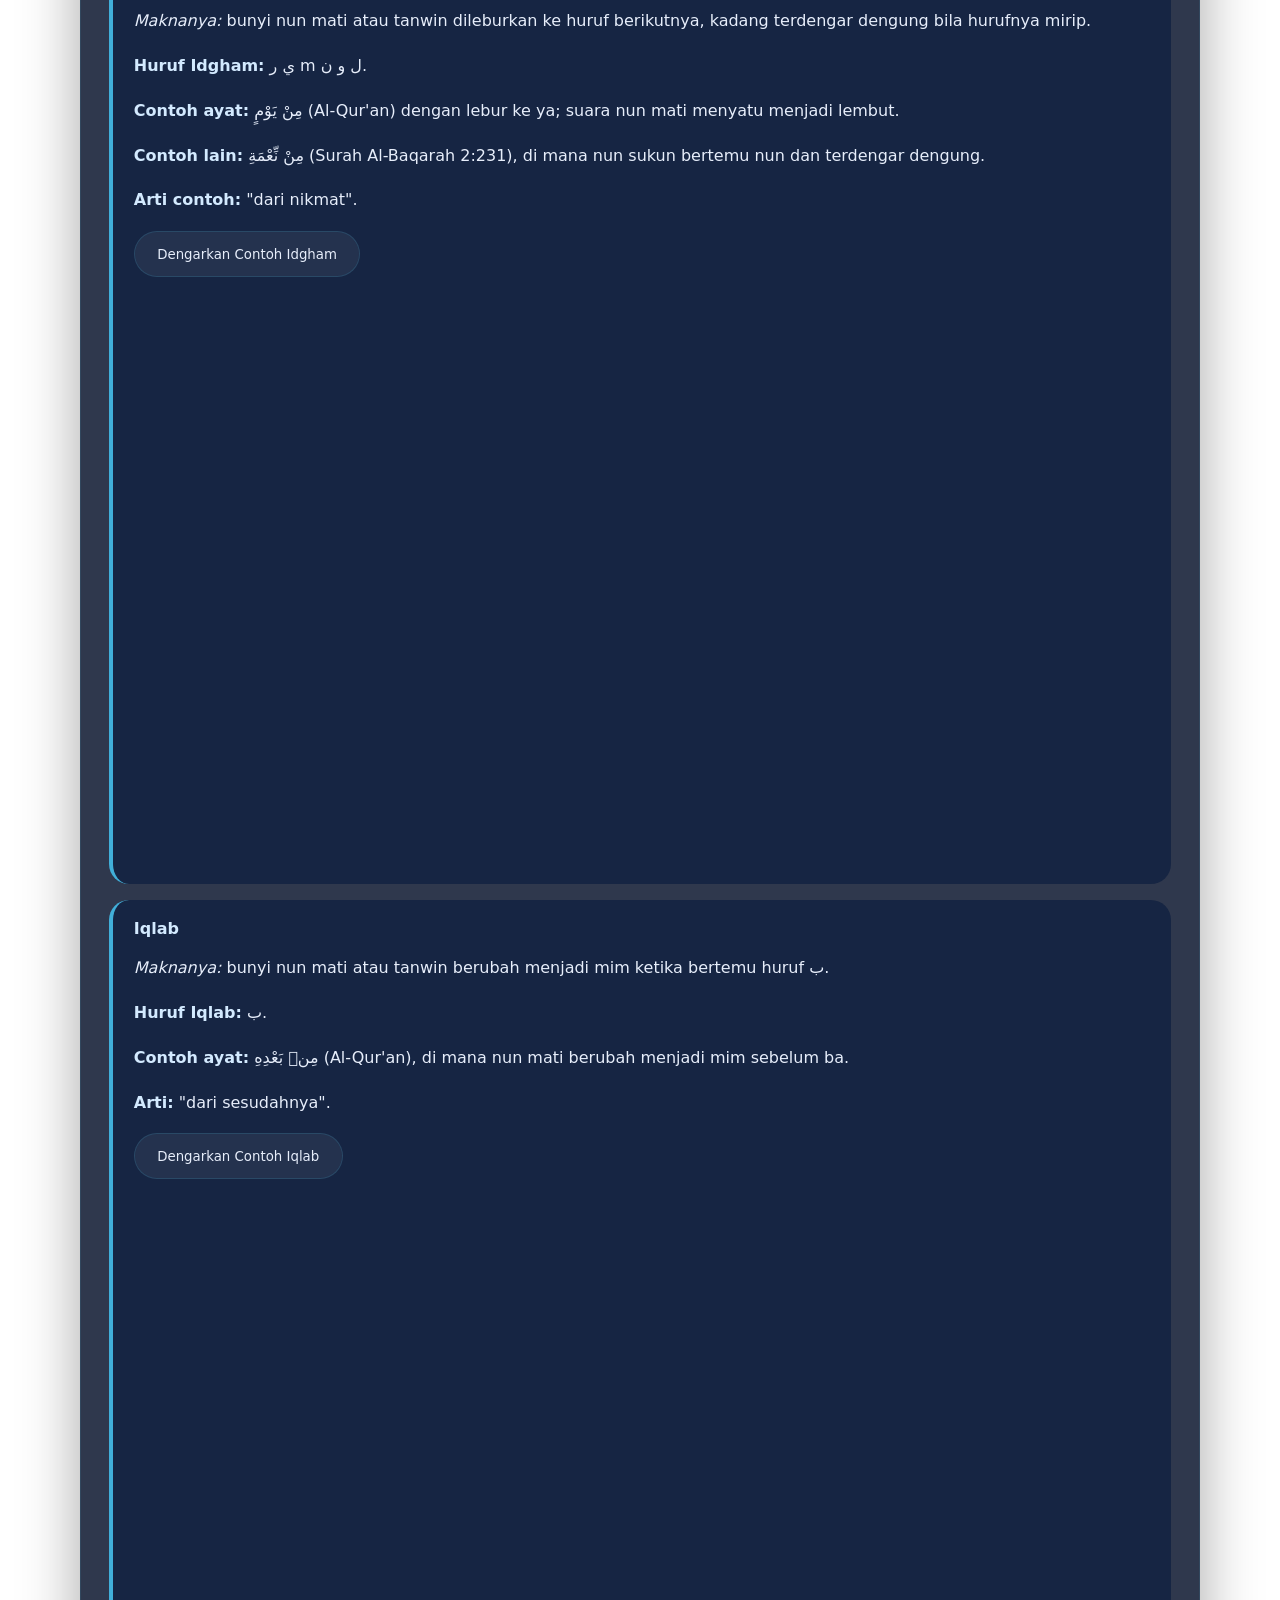
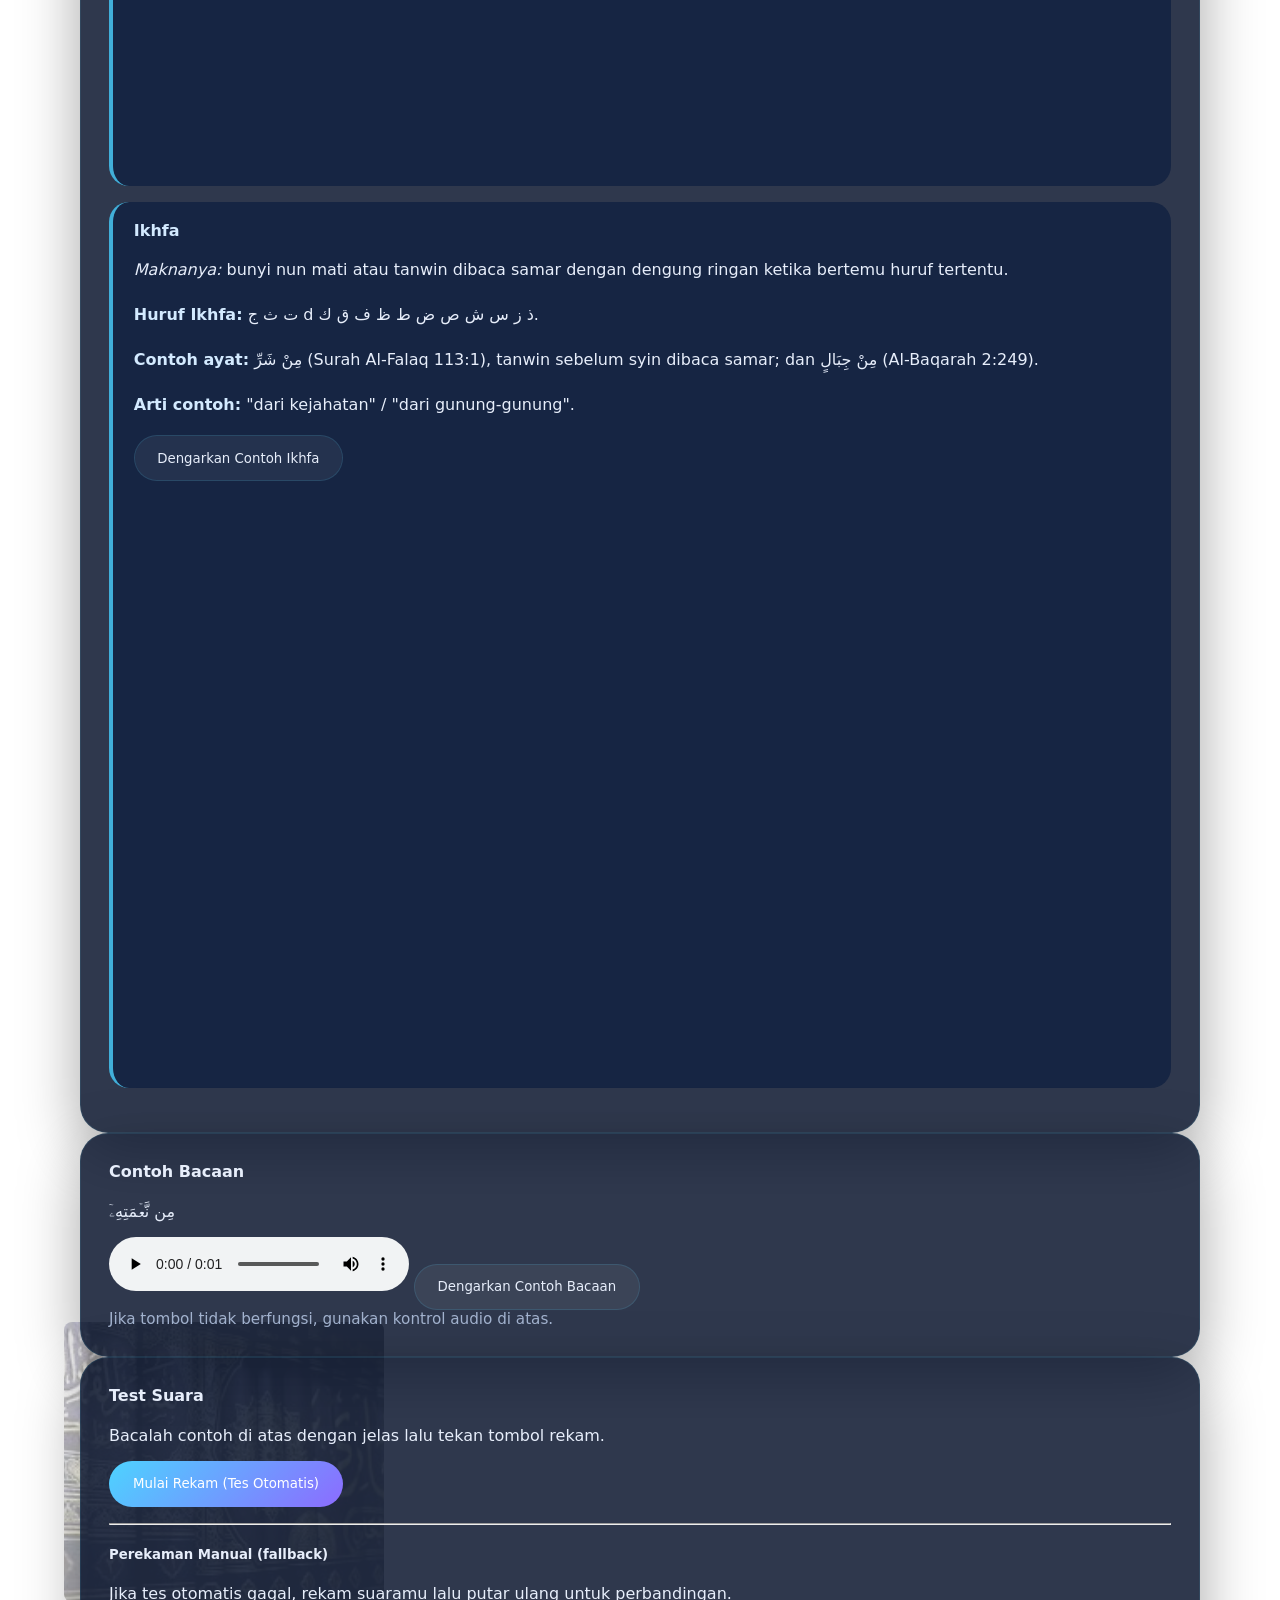
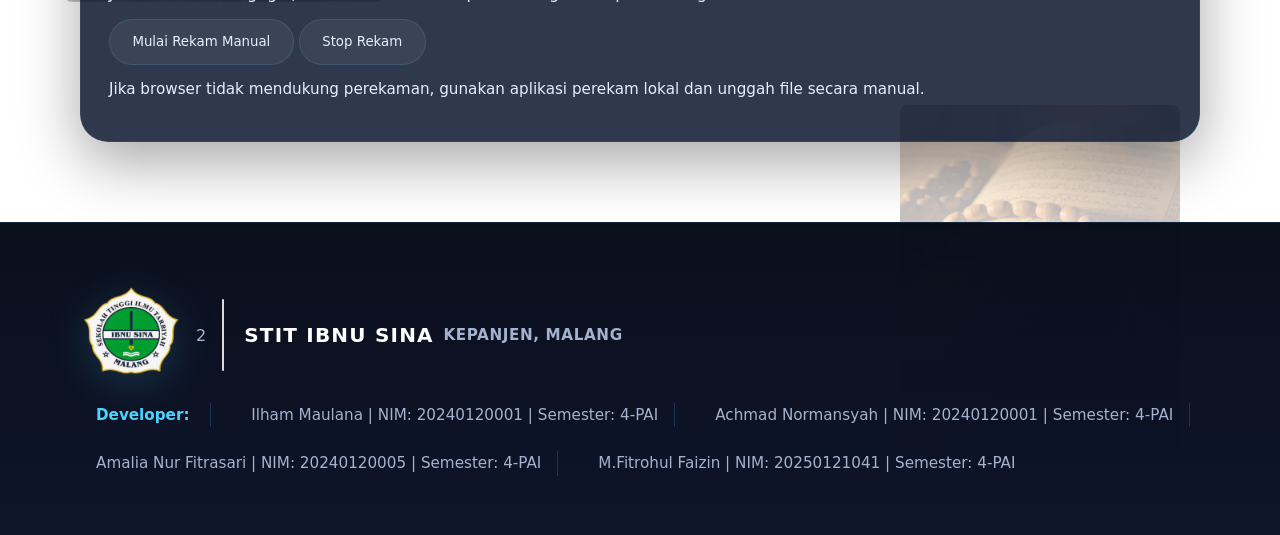
<file: tajwid.html>
<!DOCTYPE html>
<html lang="id">
<head>
  <meta charset="UTF-8">
  <meta name="viewport" content="width=device-width, initial-scale=1.0">
  <title>Belajar Tajwid</title>
  <link rel="stylesheet" href="styles.css">
</head>
<body>
  <header class="site-header">
    <div class="container">
      <h1>Belajar Tajwid</h1>
      <p>Materi tajwid khusus nun mati dan tanwin lengkap dengan contoh audio dan tes suara.</p>
    </div>
  </header>

  <nav class="site-nav">
    <div class="container">
      <a href="index.html">Beranda</a>
      <a href="hafalan.html">Hafalan</a>
      <a href="tajwid.html">Tajwid</a>
      <a href="hadist.html">Hadis</a>
    </div>
  </nav>

  <main class="container">
    <section class="content-section">
      <h2>Materi Tajwid</h2>
      
      <!-- CARD 1: HUKUM NUN MATI & TANWIN -->
      <div class="course-card">
        <h4>Hukum Nun Mati & Tanwin</h4>
        <p><strong>Nun mati</strong> adalah huruf nun yang diberi tanda sukun (ْ) dan tidak diikuti harakat.
        <strong>Tanwin</strong> adalah tanda nun ganda pada akhir kata: ً , ٍ , ٌ.</p>
        
        <!-- IZHAR -->
        <div class="info-box">
          <strong>Izhar</strong>
          <p><em>Maknanya:</em> bacaan nun mati atau tanwin jelas tanpa dengung ketika bertemu huruf halqi.</p>
          <p><strong>Huruf Izhar:</strong> ء ه ع ح غ خ.</p>
          <p><strong>Contoh ayat:</strong> مِنْ هَٰذَا (Al-Qur'an), baca nun mati jelas sebelum huruf ه.</p>
          <p><strong>Arti:</strong> "dari ini".</p>
          <p>
            <button class="secondary-button" onclick="playTajwidExample('izhar')">Dengarkan Contoh Izhar</button>
            <audio id="audio-izhar" src="audio/izhar.mp3" preload="auto"></audio>
          </p>
          <div class="video-wrapper">
            <iframe src="https://www.youtube.com/embed/fYpUrGd49UU?start=35" title="Video Izhar" frameborder="0" allow="accelerometer; autoplay; encrypted-media; gyroscope; picture-in-picture" allowfullscreen></iframe>
          </div>
        </div>

        <!-- IDGHAM -->
        <div class="info-box">
          <strong>Idgham</strong>
          <p><em>Maknanya:</em> bunyi nun mati atau tanwin dileburkan ke huruf berikutnya, kadang terdengar dengung bila hurufnya mirip.</p>
          <p><strong>Huruf Idgham:</strong> ي ر m ل و ن.</p>
          <p><strong>Contoh ayat:</strong> مِنْ يَوْمٍ (Al-Qur'an) dengan lebur ke ya; suara nun mati menyatu menjadi lembut.</p>
          <p><strong>Contoh lain:</strong> مِنْ نِّعْمَةِ (Surah Al-Baqarah 2:231), di mana nun sukun bertemu nun dan terdengar dengung.</p>
          <p><strong>Arti contoh:</strong> "dari nikmat".</p>
          <p>
            <button class="secondary-button" onclick="playTajwidExample('idgham')">Dengarkan Contoh Idgham</button>
            <audio id="audio-idgham" src="audio/idgham.mp3" preload="auto"></audio>
          </p>
          <div class="video-wrapper">
            <iframe src="https://www.youtube.com/embed/fYpUrGd49UU?start=122" title="Video Idgham" frameborder="0" allow="accelerometer; autoplay; encrypted-media; gyroscope; picture-in-picture" allowfullscreen></iframe>
          </div>
        </div>

        <!-- IQLAB -->
        <div class="info-box">
          <strong>Iqlab</strong>
          <p><em>Maknanya:</em> bunyi nun mati atau tanwin berubah menjadi mim ketika bertemu huruf ب.</p>
          <p><strong>Huruf Iqlab:</strong> ب.</p>
          <p><strong>Contoh ayat:</strong> مِنۢ بَعْدِهِ (Al-Qur'an), di mana nun mati berubah menjadi mim sebelum ba.</p>
          <p><strong>Arti:</strong> "dari sesudahnya".</p>
          <p>
            <button class="secondary-button" onclick="playTajwidExample('iqlab')">Dengarkan Contoh Iqlab</button>
            <audio id="audio-iqlab" src="audio/iqlab.mp3" preload="auto"></audio>
          </p>
          <div class="video-wrapper">
            <iframe src="https://www.youtube.com/embed/fYpUrGd49UU?start=224" title="Video Iqlab" frameborder="0" allow="accelerometer; autoplay; encrypted-media; gyroscope; picture-in-picture" allowfullscreen></iframe>
          </div>
        </div>

        <!-- IKHFA -->
        <div class="info-box">
          <strong>Ikhfa</strong>
          <p><em>Maknanya:</em> bunyi nun mati atau tanwin dibaca samar dengan dengung ringan ketika bertemu huruf tertentu.</p>
          <p><strong>Huruf Ikhfa:</strong> ت ث ج d ذ ز س ش ص ض ط ظ ف ق ك.</p>
          <p><strong>Contoh ayat:</strong> مِنْ شَرِّ (Surah Al-Falaq 113:1), tanwin sebelum syin dibaca samar; dan مِنْ جِبَالٍ (Al-Baqarah 2:249).</p>
          <p><strong>Arti contoh:</strong> "dari kejahatan" / "dari gunung-gunung".</p>
          <p>
            <button class="secondary-button" onclick="playTajwidExample('ikhfa')">Dengarkan Contoh Ikhfa</button>
            <audio id="audio-ikhfa" src="audio/ikhfa.mp3" preload="auto"></audio>
          </p>
          <div class="video-wrapper">
            <iframe src="https://www.youtube.com/embed/fYpUrGd49UU?start=263" title="Video Ikhfa" frameborder="0" allow="accelerometer; autoplay; encrypted-media; gyroscope; picture-in-picture" allowfullscreen></iframe>
          </div>
        </div>
      </div>

      <!-- CARD 2: CONTOH BACAAN -->
      <div class="course-card">
        <h4>Contoh Bacaan</h4>
        <p id="tajwid-text">مِن نَّعۡمَتِهِۦٓ</p>
        <audio id="tajwid-audio" src="audio/tajwid_example.mp3" preload="auto" controls></audio>
        <button class="secondary-button" onclick="playAudioExample()">Dengarkan Contoh Bacaan</button>
        <div class="audio-hint">Jika tombol tidak berfungsi, gunakan kontrol audio di atas.</div>
      </div>

      <!-- CARD 3: TEST SUARA -->
      <div class="course-card">
        <h4>Test Suara</h4>
        <p>Bacalah contoh di atas dengan jelas lalu tekan tombol rekam.</p>
        <button class="primary-button" onclick="startSpeechTest()" id="record-button">Mulai Rekam (Tes Otomatis)</button>
        <p id="speech-status" class="result-text"></p>
        <p id="speech-feedback"></p>

        <hr>
        <h5>Perekaman Manual (fallback)</h5>
        <p>Jika tes otomatis gagal, rekam suaramu lalu putar ulang untuk perbandingan.</p>
        <button class="secondary-button" id="manual-start" onclick="startManualRecording()">Mulai Rekam Manual</button>
        <button class="secondary-button" id="manual-stop" onclick="stopManualRecording()" disabled>Stop Rekam</button>
        <div id="manual-controls">
          <audio id="manual-audio" controls style="display:none; margin-top:0.75rem;"></audio>
          <div style="margin-top:0.5rem;"><a id="download-audio" href="#" download="rekaman.wav" style="display:none;">Download Rekaman</a></div>
        </div>
        <p class="small-note">Jika browser tidak mendukung perekaman, gunakan aplikasi perekam lokal dan unggah file secara manual.</p>
      </div>
    </section>
  </main>

  <footer class="site-footer">
    <div class="container">
      <div class="footer-left">
        <div class="footer-logo">
          <img src="ibnusina (1).png" alt="Logo Ibnu Sina">
        </div>2
        <div class="footer-divider" aria-hidden="true"></div>
        <div class="footer-branding" aria-hidden="false">
          <span class="brand-name">STIT IBNU SINA</span>
          <span class="brand-sub">KEPANJEN, MALANG</span>
        </div>
      </div>
      <div class="footer-credits">
        <p><span class="dev-label">Developer:</span></p>
        <p>Ilham Maulana | NIM: 20240120001 | Semester: 4-PAI</p>
        <p>Achmad Normansyah | NIM: 20240120001 | Semester: 4-PAI</p>
        <p>Amalia Nur Fitrasari | NIM: 20240120005 | Semester: 4-PAI</p>
        <p>M.Fitrohul Faizin | NIM: 20250121041 | Semester: 4-PAI</p>
      </div>
    </div>
  </footer>

  <script src="script.js"></script>
</body>
</html>
</file>
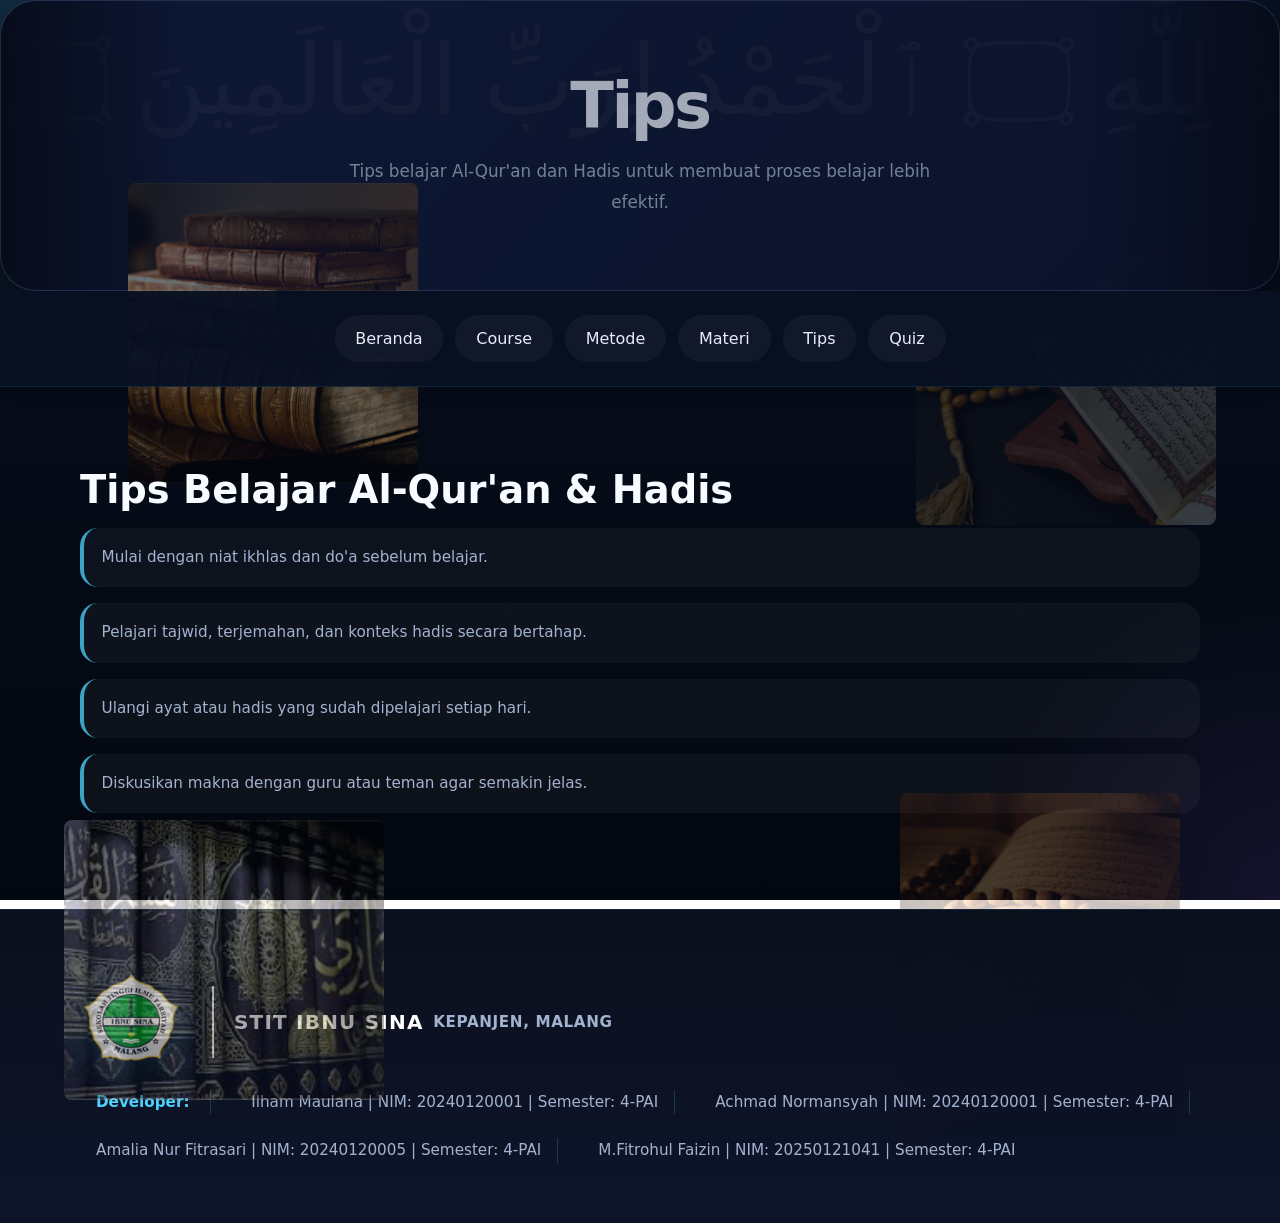
<file: tips.html>
<!DOCTYPE html>
<html lang="id">
<head>
  <meta charset="UTF-8">
  <meta name="viewport" content="width=device-width, initial-scale=1.0">
  <title>Tips</title>
  <link rel="stylesheet" href="styles.css">
</head>
<body>
  <header class="site-header">
    <div class="container">
      <h1>Tips</h1>
      <p>Tips belajar Al-Qur'an dan Hadis untuk membuat proses belajar lebih efektif.</p>
    </div>
  </header>

  <nav class="site-nav">
    <div class="container">
      <a href="index.html">Beranda</a>
      <a href="course.html">Course</a>
      <a href="metode.html">Metode</a>
      <a href="materi.html">Materi</a>
      <a href="tips.html">Tips</a>
      <a href="quiz.html">Quiz</a>
    </div>
  </nav>

  <main class="container">
    <section class="content-section">
      <h2>Tips Belajar Al-Qur'an & Hadis</h2>
      <ul class="tips-list">
        <li>Mulai dengan niat ikhlas dan do'a sebelum belajar.</li>
        <li>Pelajari tajwid, terjemahan, dan konteks hadis secara bertahap.</li>
        <li>Ulangi ayat atau hadis yang sudah dipelajari setiap hari.</li>
        <li>Diskusikan makna dengan guru atau teman agar semakin jelas.</li>
      </ul>
    </section>
  </main>

  <footer class="site-footer">
    <div class="container">
      <div class="footer-left">
        <div class="footer-logo">
          <img src="ibnusina (1).png" alt="Logo Ibnu Sina">
        </div>
        <div class="footer-divider" aria-hidden="true"></div>
        <div class="footer-branding" aria-hidden="false">
          <span class="brand-name">STIT IBNU SINA</span>
          <span class="brand-sub">KEPANJEN, MALANG</span>
        </div>
      </div>
      <div class="footer-credits">
        <p><span class="dev-label">Developer:</span></p>
        <p>Ilham Maulana | NIM: 20240120001 | Semester: 4-PAI</p>
        <p>Achmad Normansyah | NIM: 20240120001 | Semester: 4-PAI</p>
        <p>Amalia Nur Fitrasari | NIM: 20240120005 | Semester: 4-PAI</p>
        <p>M.Fitrohul Faizin | NIM: 20250121041 | Semester: 4-PAI</p>
      </div>
    </div>
  </footer>
  <script src="script.js"></script>
</body>
</html>
</file>
<file: styles.css>
:root {
  --bg: #060b18;
  --surface: rgba(12, 22, 48, 0.88);
  --surface-soft: rgba(20, 33, 73, 0.85);
  --surface-light: rgba(255, 255, 255, 0.07);
  --text: #e7eefb;
  --text-muted: #a3b3cf;
  --accent: #4dd3ff;
  --accent-strong: #8c6bff;
  --accent-soft: rgba(77, 211, 255, 0.12);
  --border: rgba(255, 255, 255, 0.12);
  --shadow: 0 30px 80px rgba(0, 0, 0, 0.35);
}

* {
  box-sizing: border-box;
}

html {
  scroll-behavior: smooth;
}

body {
  margin: 0;
  min-height: 100%;
  font-family: Inter, ui-sans-serif, system-ui, -apple-system, BlinkMacSystemFont, "Segoe UI", sans-serif;
  color: var(--text);
  background-image: 
    radial-gradient(circle at top left, rgba(77, 211, 255, 0.14), transparent 25%),
    radial-gradient(circle at bottom right, rgba(140, 107, 255, 0.12), transparent 20%),
    linear-gradient(180deg, #07101f 0%, #03070f 100%);
  background-attachment: fixed, fixed, fixed;
  background-position: 0 0, 0 0, 0 0;
  background-repeat: no-repeat, no-repeat, no-repeat;
  background-size: 100%, 100%, 100%;
  opacity: 0;
  transform: translateY(12px);
  transition: opacity 0.45s ease, transform 0.45s ease;
  animation: bodyFadeIn 0.8s ease forwards 0.2s;
}

@keyframes bodyFadeIn {
  from {
    opacity: 0;
    transform: translateY(12px);
  }
  to {
    opacity: 1;
    transform: translateY(0);
  }
}

/* Background image animations */
@keyframes floatSlow {
  0%, 100% {
    transform: translateY(0px);
  }
  50% {
    transform: translateY(-20px);
  }
}

@keyframes floatMedium {
  0%, 100% {
    transform: translateY(0px);
  }
  50% {
    transform: translateY(-15px);
  }
}

@keyframes fadeInOut {
  0%, 100% {
    opacity: 0.3;
  }
  50% {
    opacity: 0.5;
  }
}

@keyframes slideInLeft {
  0% {
    opacity: 0;
    transform: translateX(-50px);
  }
  100% {
    opacity: 0.4;
    transform: translateX(0);
  }
}

@keyframes slideInRight {
  0% {
    opacity: 0;
    transform: translateX(50px);
  }
  100% {
    opacity: 0.4;
    transform: translateX(0);
  }
}

body.page-loaded {
  opacity: 1;
  transform: translateY(0);
}

body.page-loaded::before {
  content: '';
  position: fixed;
  bottom: 80px;
  right: 100px;
  width: 280px;
  height: 350px;
  background-image: url('images/quran-candle.jpg');
  background-size: cover;
  background-position: center;
  opacity: 0.25;
  z-index: -1;
  border-radius: 8px;
  animation: floatSlow 6s ease-in-out infinite;
  pointer-events: none;
}

body.page-loaded::after {
  content: '';
  position: fixed;
  top: 20%;
  right: 5%;
  width: 300px;
  height: 280px;
  background-image: url('images/tasbih-quran.jpg');
  background-size: cover;
  background-position: center;
  opacity: 0.2;
  z-index: -1;
  border-radius: 8px;
  animation: floatMedium 8s ease-in-out infinite;
  pointer-events: none;
}

body.page-exiting {
  opacity: 0;
  transform: translateY(-10px);
}

.reveal-element {
  opacity: 0;
  transform: translateY(24px);
  transition: opacity 0.65s ease, transform 0.65s ease;
  will-change: opacity, transform;
}

.reveal-visible {
  opacity: 1;
  transform: translateY(0);
}

.container {
  width: min(1120px, calc(100% - 2rem));
  margin: 0 auto;
  padding: 1.5rem 0;
}

main {
  position: relative;
  z-index: 1;
}

main::before {
  content: '';
  position: fixed;
  bottom: 10%;
  left: 5%;
  width: 320px;
  height: 280px;
  background-image: url('images/old-books.jpg');
  background-size: cover;
  background-position: center;
  opacity: 0.22;
  z-index: -1;
  border-radius: 8px;
  animation: slideInLeft 1.5s ease forwards, floatSlow 7s ease-in-out infinite 1.5s;
  pointer-events: none;
}

main::after {
  content: '';
  position: fixed;
  top: 15%;
  left: 10%;
  width: 290px;
  height: 300px;
  background-image: url('images/quran-tasbih.jpg');
  background-size: cover;
  background-position: center;
  opacity: 0.2;
  z-index: -1;
  border-radius: 8px;
  animation: slideInRight 1.8s ease forwards, floatMedium 9s ease-in-out infinite 1.8s;
  pointer-events: none;
}

.site-header {
  position: relative;
  overflow: hidden;
  background: linear-gradient(135deg, rgba(18, 31, 68, 0.96), rgba(14, 23, 53, 0.98));
  border: 1px solid rgba(255, 255, 255, 0.08);
  border-radius: 36px;
  padding: 3rem 1.5rem;
  text-align: center;
  box-shadow: var(--shadow);
  backdrop-filter: blur(18px);
  transition: transform 0.25s ease, box-shadow 0.25s ease, background 0.25s ease, border-color 0.25s ease;
}

/* Subtle Arabic text silhouette scrolling across the header for aesthetic */
.site-header::before {
  content: '';
  position: absolute;
  left: 0;
  top: 50%;
  width: 220%;
  height: 120%;
  transform: translateY(-50%) translateX(0);
  background-image: url("data:image/svg+xml;utf8,<svg xmlns='http://www.w3.org/2000/svg' viewBox='0 0 1200 120' preserveAspectRatio='xMidYMid slice'><text x='0' y='82' font-size='56' font-family='serif' fill='rgba(255,255,255,0.7)'>ٱلْحَمْدُ لِلَّهِ ۝ سُبْحَانَ اللَّهِ ۝ ٱلْحَمْدُ لِلَّهِ ۝ ٱلْحَمْدُ لِرَبِّ الْعَالَمِينَ ۝</text></svg>");
  background-repeat: repeat-x;
  background-size: auto 60%;
  opacity: 0.06;
  pointer-events: none;
  z-index: 0;
  filter: blur(0.5px) saturate(0.9);
  animation: scrollArabic 36s linear infinite;
}

.site-header::after {
  /* soft gradient masks to fade edges of the moving text */
  content: '';
  position: absolute;
  left: 0;
  top: 0;
  width: 100%;
  height: 100%;
  pointer-events: none;
  z-index: 1;
  background: linear-gradient(90deg, rgba(6,11,24,0.95) 0%, rgba(6,11,24,0.3) 15%, rgba(6,11,24,0.3) 85%, rgba(6,11,24,0.95) 100%);
  mix-blend-mode: normal;
}

@keyframes scrollArabic {
  from { transform: translateY(-50%) translateX(0%); }
  to   { transform: translateY(-50%) translateX(-50%); }
}

@media (prefers-reduced-motion: reduce) {
  .site-header::before { animation: none; }
}

.site-header h1 {
  margin: 0;
  font-size: clamp(2.4rem, 5vw, 4rem);
  letter-spacing: -0.04em;
  line-height: 1.05;
}

.site-header p {
  margin: 1rem auto 0;
  max-width: 40rem;
  color: var(--text-muted);
  font-size: 1.05rem;
  line-height: 1.85;
}

.site-nav {
  background: rgba(8, 16, 34, 0.95);
  border-bottom: 1px solid rgba(77, 211, 255, 0.12);
  /* Allow nav to scroll with the page instead of sticking */
  position: relative;
  top: auto;
  z-index: 10;
}

.site-nav .container {
  display: flex;
  flex-wrap: wrap;
  gap: 0.75rem;
  justify-content: center;
  align-items: center;
}

.site-nav a {
  color: var(--text);
  text-decoration: none;
  padding: 0.85rem 1.3rem;
  border-radius: 999px;
  background: rgba(255, 255, 255, 0.04);
  border: 1px solid rgba(255, 255, 255, 0.08);
  transition: all 0.2s ease;
}

.site-nav a:hover,
.site-nav a:focus {
  background: rgba(77, 211, 255, 0.14);
  border-color: rgba(77, 211, 255, 0.3);
  transform: translateY(-1px);
}

.hero {
  background: linear-gradient(135deg, rgba(17, 39, 83, 0.95), rgba(10, 16, 38, 0.9));
  border: 1px solid rgba(77, 211, 255, 0.12);
  border-radius: 36px;
  padding: 3rem 2rem;
  box-shadow: var(--shadow);
  position: relative;
  overflow: hidden;
  transition: transform 0.25s ease, box-shadow 0.25s ease, background 0.25s ease, border-color 0.25s ease;
}

.hero::after {
  content: '';
  position: absolute;
  left: -25%;
  top: 20%;
  width: 75%;
  height: 75%;
  background: radial-gradient(circle, rgba(77, 211, 255, 0.14), transparent 60%);
  pointer-events: none;
}

.hero h2,
.hero p,
.hero .button {
  position: relative;
  z-index: 1;
}

.hero .button {
  margin-top: 2rem;
  display: inline-flex;
  align-items: center;
  justify-content: center;
  padding: 1rem 2rem;
  color: white;
  background: linear-gradient(135deg, #4dd3ff, #8c6bff);
  border-radius: 999px;
  text-decoration: none;
  box-shadow: 0 20px 50px rgba(77, 211, 255, 0.18);
  transition: transform 0.2s ease, filter 0.2s ease;
}

.hero .button:hover {
  transform: translateY(-2px);
  filter: brightness(1.05);
}

.content-section {
  margin-top: 3.5rem;
}

.content-section h2 {
  margin-bottom: 1rem;
  color: #f8fbff;
  font-size: clamp(1.75rem, 3vw, 2.4rem);
}

.course-section,
.course-card,
.card,
.quiz-card {
  background: rgba(8, 19, 44, 0.84);
  border: 1px solid rgba(77, 211, 255, 0.1);
  border-radius: 28px;
  box-shadow: 0 20px 60px rgba(0, 0, 0, 0.35);
  transition: transform 0.25s ease, box-shadow 0.25s ease, background 0.25s ease, border-color 0.25s ease;
}

.course-section {
  padding: 2rem;
}

.course-card,
.card,
.quiz-card {
  padding: 1.75rem;
}

.course-card h4,
.card h3 {
  margin-top: 0;
  color: #f8fbff;
}

.course-card p,
.card p,
.quiz-card p,
.info-box p,
.tips-list li,
.site-footer p,
.label {
  color: var(--text-muted);
}

.info-box {
  background: rgba(20, 36, 67, 0.88);
  border-left: 4px solid rgba(77, 211, 255, 0.8);
  padding: 1.2rem 1.3rem;
  margin-bottom: 1rem;
  border-radius: 20px;
  transition: transform 0.25s ease, background 0.25s ease, border-color 0.25s ease;
}

.info-box strong {
  color: #d3eaff;
}

textarea#hafalan-answer,
label,
.quiz-card button,
.primary-button,
.secondary-button,
.site-nav a {
  font-family: inherit;
}

textarea#hafalan-answer {
  width: 100%;
  border: 1px solid rgba(77, 211, 255, 0.14);
  border-radius: 18px;
  padding: 1rem;
  resize: vertical;
  min-height: 120px;
  background: rgba(255, 255, 255, 0.05);
  color: var(--text);
}

label {
  display: block;
  margin: 0.75rem 0 0.5rem;
  color: #d3eaff;
  font-weight: 600;
}

.primary-button,
.secondary-button,
.hero .button,
.quiz-card button,
.site-nav a {
  border: none;
}

.primary-button {
  display: inline-flex;
  align-items: center;
  justify-content: center;
  padding: 0.95rem 1.5rem;
  color: white;
  background: linear-gradient(135deg, #4dd3ff, #8c6bff);
  border-radius: 999px;
  cursor: pointer;
  transition: transform 0.2s ease, box-shadow 0.2s ease, filter 0.2s ease;
}

.primary-button:hover {
  transform: translateY(-2px);
  box-shadow: 0 20px 40px rgba(77, 211, 255, 0.24);
}

.secondary-button {
  display: inline-flex;
  align-items: center;
  justify-content: center;
  padding: 0.9rem 1.4rem;
  background: rgba(255, 255, 255, 0.06);
  color: #e7eefb;
  border-radius: 999px;
  border: 1px solid rgba(77, 211, 255, 0.14);
  cursor: pointer;
  transition: background 0.2s ease, transform 0.2s ease;
}

.secondary-button:hover {
  background: rgba(77, 211, 255, 0.12);
  transform: translateY(-1px);
}

.quiz-card button {
  display: block;
  width: 100%;
  margin: 0.65rem 0;
  padding: 1rem 1.1rem;
  border-radius: 16px;
  background: rgba(255, 255, 255, 0.06);
  color: #e7eefb;
  border: 1px solid transparent;
  font-weight: 600;
  transition: transform 0.2s ease, background 0.2s ease;
}

.quiz-card button:hover {
  background: rgba(77, 211, 255, 0.12);
  transform: translateX(2px);
}

.quiz-result {
  margin-top: 1rem;
  font-weight: 700;
  color: #cfe7ff;
}

.score-text {
  margin-top: 0.5rem;
  color: #4dd3ff;
  font-weight: 700;
}

.audio-hint,
.small-note,
.tips-list li {
  font-size: 0.95rem;
  color: #a3b3cf;
}

.cards {
  display: grid;
  gap: 1.5rem;
  grid-template-columns: repeat(auto-fit, minmax(260px, 1fr));
}

.card {
  border: 1px solid rgba(255, 255, 255, 0.08);
  border-radius: 30px;
}

.card:hover,
.course-card:hover,
.quiz-card:hover {
  transform: translateY(-6px);
  box-shadow: 0 35px 90px rgba(0, 0, 0, 0.35);
}

.card h3,
.card p,
.course-card h4,
.course-card p {
  color: var(--text);
}

.card:nth-child(1) {
  background: linear-gradient(180deg, rgba(11, 27, 66, 0.95), rgba(9, 18, 45, 0.95));
}

.card:nth-child(2) {
  background: linear-gradient(180deg, rgba(20, 23, 56, 0.95), rgba(7, 11, 29, 0.95));
}

.card:nth-child(3) {
  background: linear-gradient(180deg, rgba(18, 22, 47, 0.95), rgba(5, 7, 22, 0.95));
}

.card p,
.tips-list li,
.info-box p {
  line-height: 1.8;
}

.tips-list {
  list-style: none;
  display: grid;
  gap: 1rem;
  padding: 0;
}

.tips-list li {
  background: rgba(255, 255, 255, 0.04);
  border-left: 4px solid rgba(77, 211, 255, 0.75);
  padding: 1rem 1.1rem;
  border-radius: 18px;
}

.site-footer {
  margin-top: 3.5rem;
  padding: 2.25rem 1rem;
  text-align: center;
  color: var(--text-muted);
  background: linear-gradient(180deg, rgba(6, 11, 24, 0.98), rgba(9, 16, 38, 0.98));
  border-top: 1px solid rgba(77, 211, 255, 0.1);
  transition: background 0.25s ease, border-color 0.25s ease, color 0.25s ease;
}

.site-footer .container {
  display: flex;
  flex-wrap: wrap;
  gap: 1rem;
  justify-content: space-between;
  align-items: center;
}

.site-footer p {
  margin: 0;
  line-height: 1.6;
  padding: 0 0.75rem;
  border-right: 1px solid rgba(77, 211, 255, 0.2);
}

.site-footer p:last-child {
  border-right: none;
}

.dev-label {
  color: #4dd3ff;
  font-weight: 700;
  display: inline-block;
  margin-right: 0.3rem;
}

.footer-logo {
  margin: 0;
  margin-right: 1rem;
}

.footer-left {
  display: flex;
  align-items: center;
}

.footer-divider {
  width: 2px;
  height: 72px;
  background: rgba(255, 255, 255, 0.85);
  border-radius: 2px;
  margin: 0 1rem;
}

.footer-branding {
  display: flex;
  align-items: center;
}

.brand-name {
  color: #ffffff;
  font-weight: 800;
  font-size: 1.25rem;
  letter-spacing: 0.06em;
  margin-left: 0.25rem;
}

.brand-sub {
  color: var(--text-muted);
  font-weight: 600;
  font-size: 0.95rem;
  margin-left: 0.6rem;
  letter-spacing: 0.04em;
}

/* Responsive YouTube embeds for Tajwid examples */
.video-wrapper {
  position: relative;
  width: 100%;
  padding-bottom: 56.25%; /* 16:9 */
  margin-top: 1rem;
}

.video-wrapper iframe {
  position: absolute;
  top: 0;
  left: 0;
  width: 100%;
  height: 100%;
  border: 0;
  border-radius: 12px;
}

.footer-logo img {
  width: 100px;
  height: 100px;
  object-fit: contain;
  filter: drop-shadow(0 8px 20px rgba(77, 211, 255, 0.2));
  transition: transform 0.3s ease, filter 0.3s ease;
}

.footer-logo img:hover {
  transform: scale(1.08);
  filter: drop-shadow(0 12px 30px rgba(77, 211, 255, 0.35));
}

.footer-credits {
  display: flex;
  flex-wrap: wrap;
  gap: 1.5rem;
  justify-content: flex-start;
  align-items: center;
  padding-top: 0;
  border-top: none;
}

.footer-credits p {
  margin: 0;
  padding: 0 1rem;
  border-right: 1px solid rgba(77, 211, 255, 0.2);
  font-size: 0.95rem;
}

.footer-credits p:last-child {
  border-right: none;
}

@media (max-width: 768px) {
  .container {
    padding: 1rem 0;
  }

  .site-header,
  .course-section,
  .course-card,
  .card,
  .quiz-card,
  .hero {
    border-radius: 24px;
  }
}

@media (max-width: 640px) {
  .site-footer .container {
    flex-direction: column;
    gap: 1rem;
    text-align: center;
  }

  .footer-left {
    justify-content: center;
  }

  .footer-divider {
    display: none;
  }
  .brand-name {
    font-size: 1rem;
  }
  .brand-sub {
    font-size: 0.85rem;
  }
}

@media (max-width: 640px) {
  .site-nav .container {
    flex-direction: column;
    align-items: center;
  }

  .site-header {
    padding: 2.2rem 1rem;
  }

  .hero {
    margin-top: 1.2rem;
    padding: 2rem 1.2rem;
  }
}
</file>
